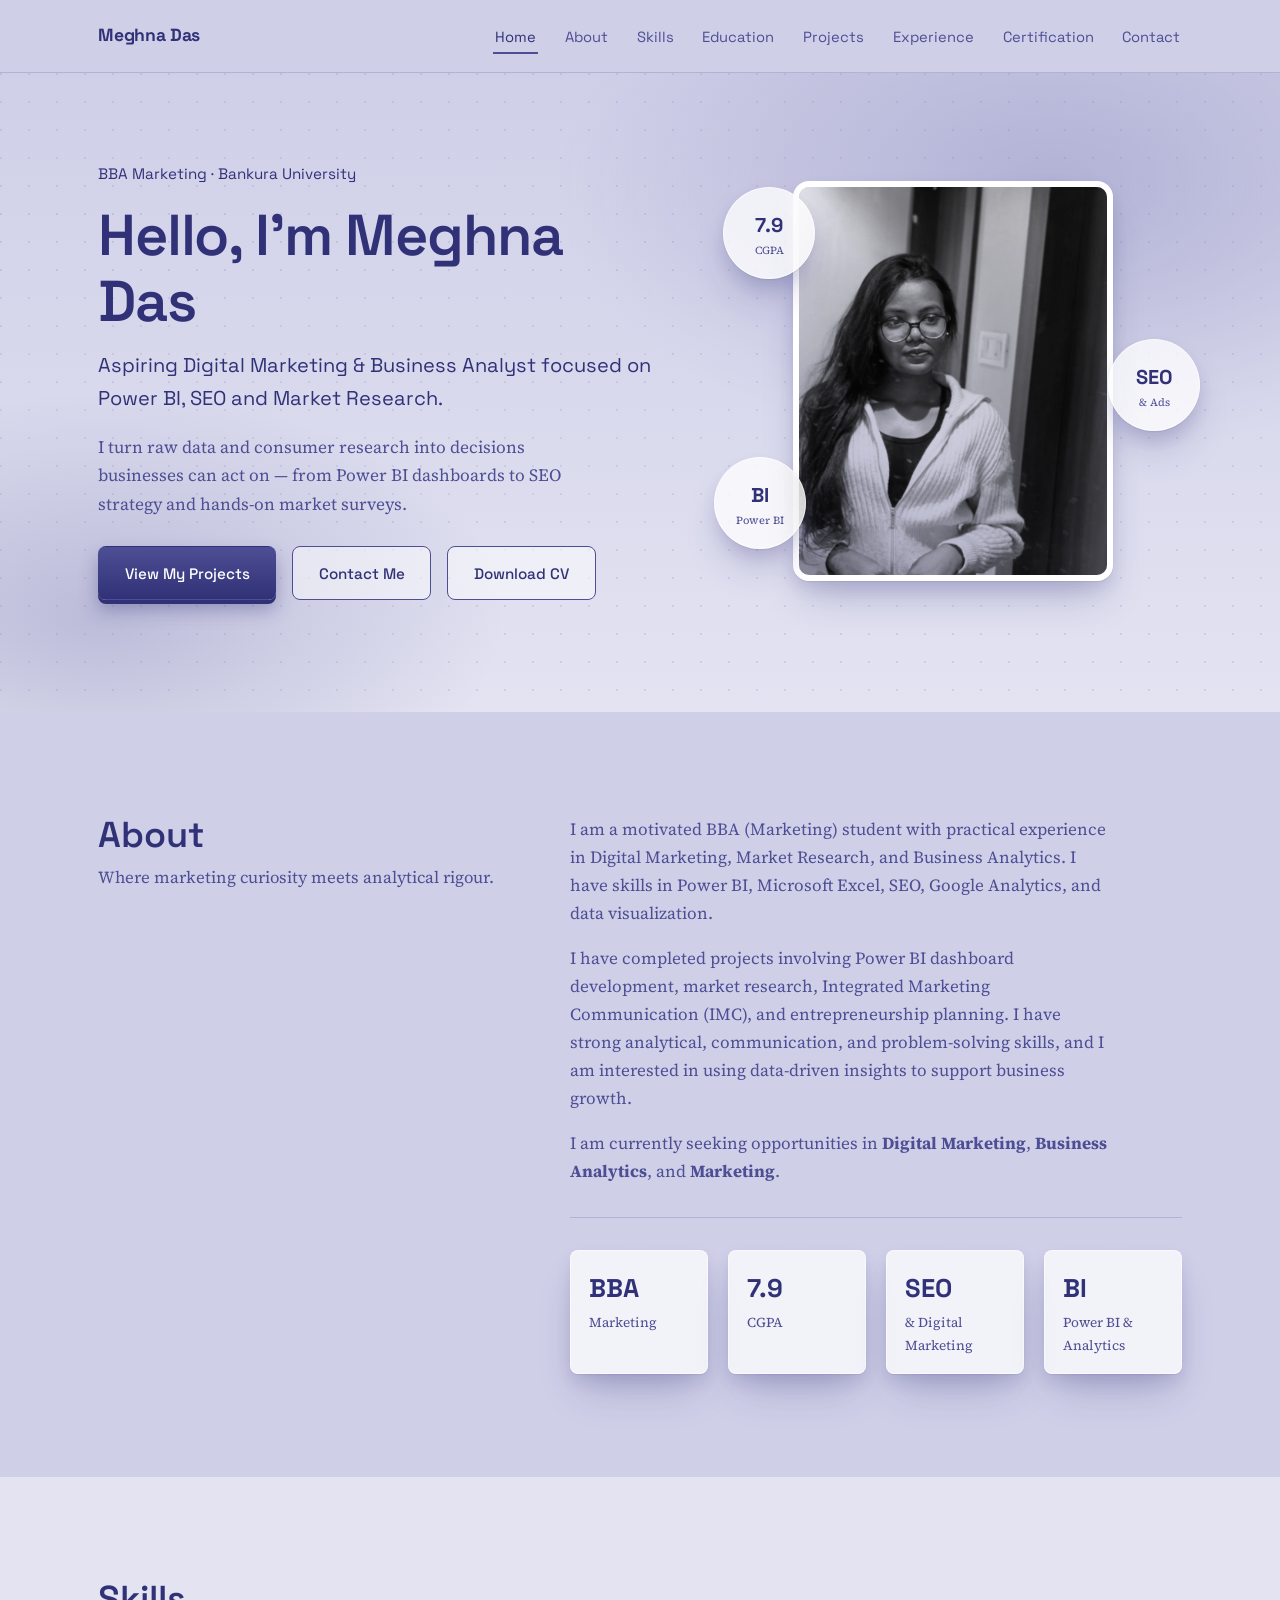
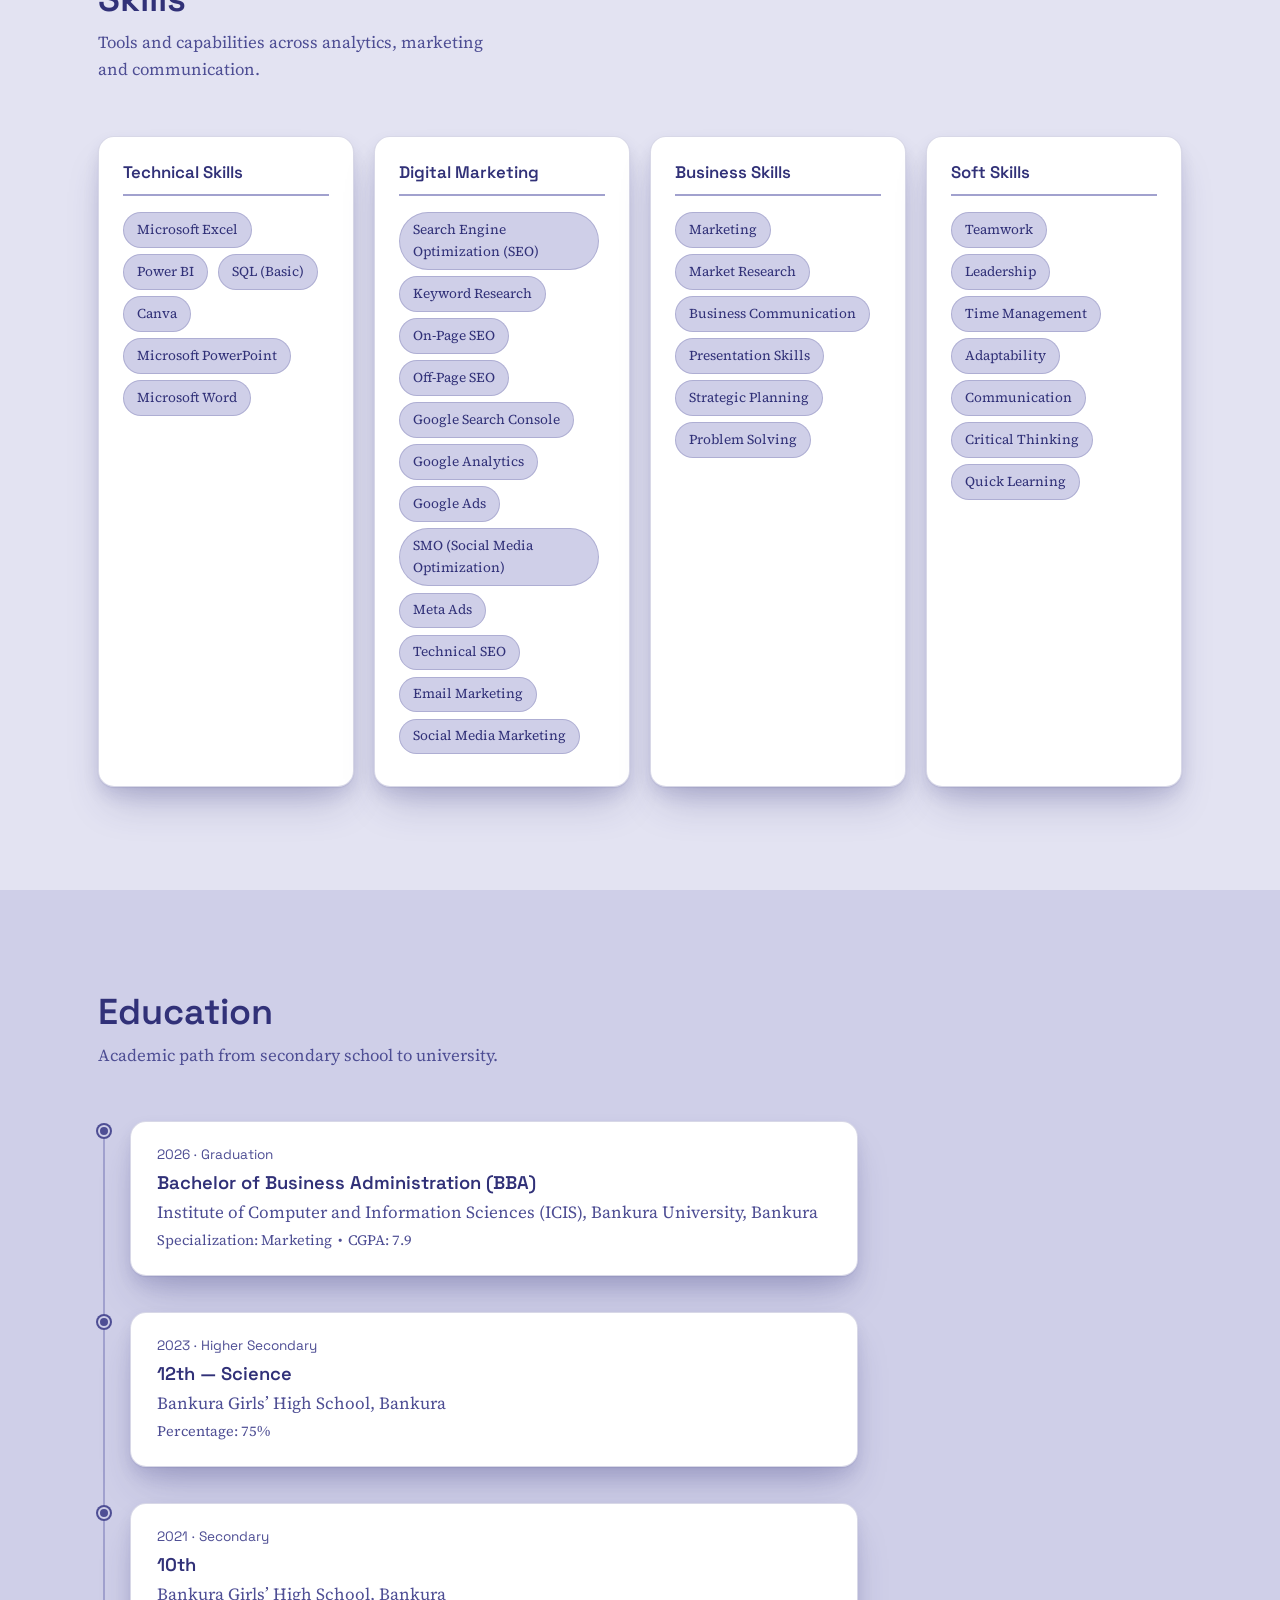
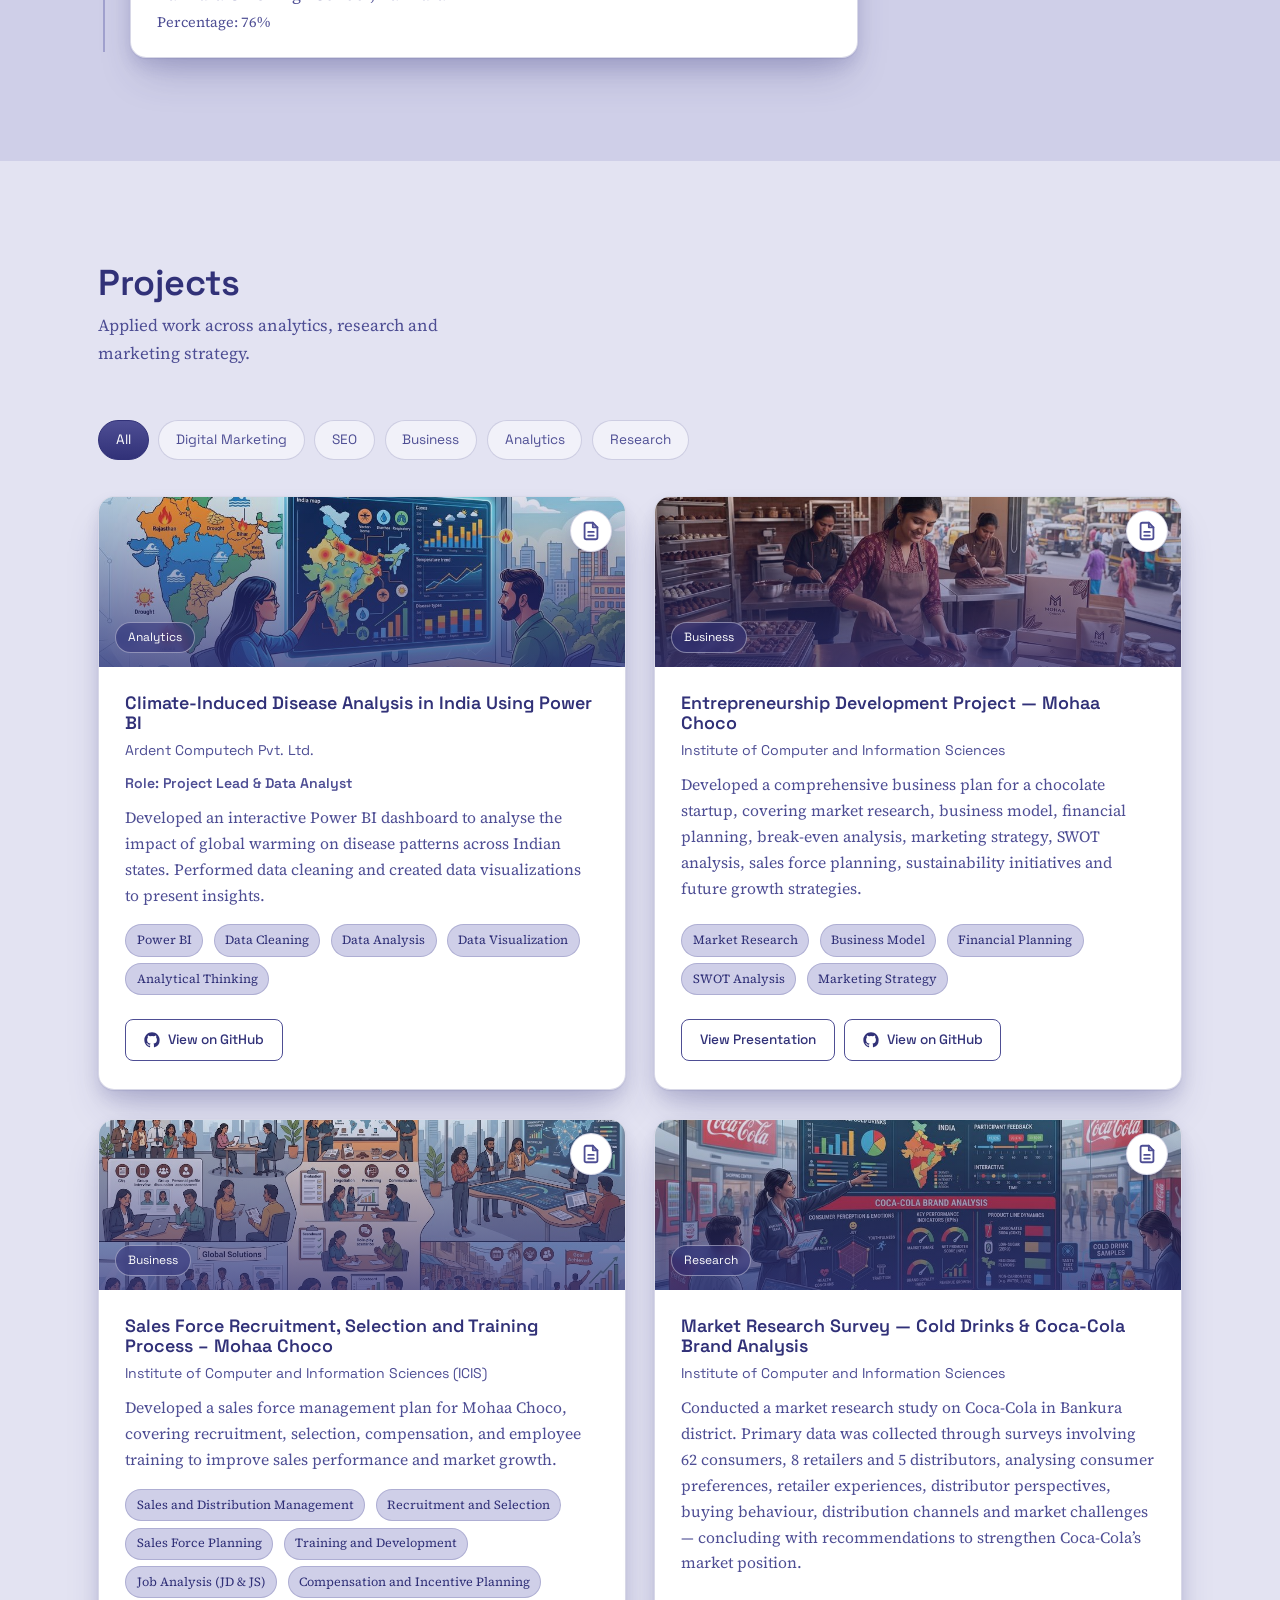
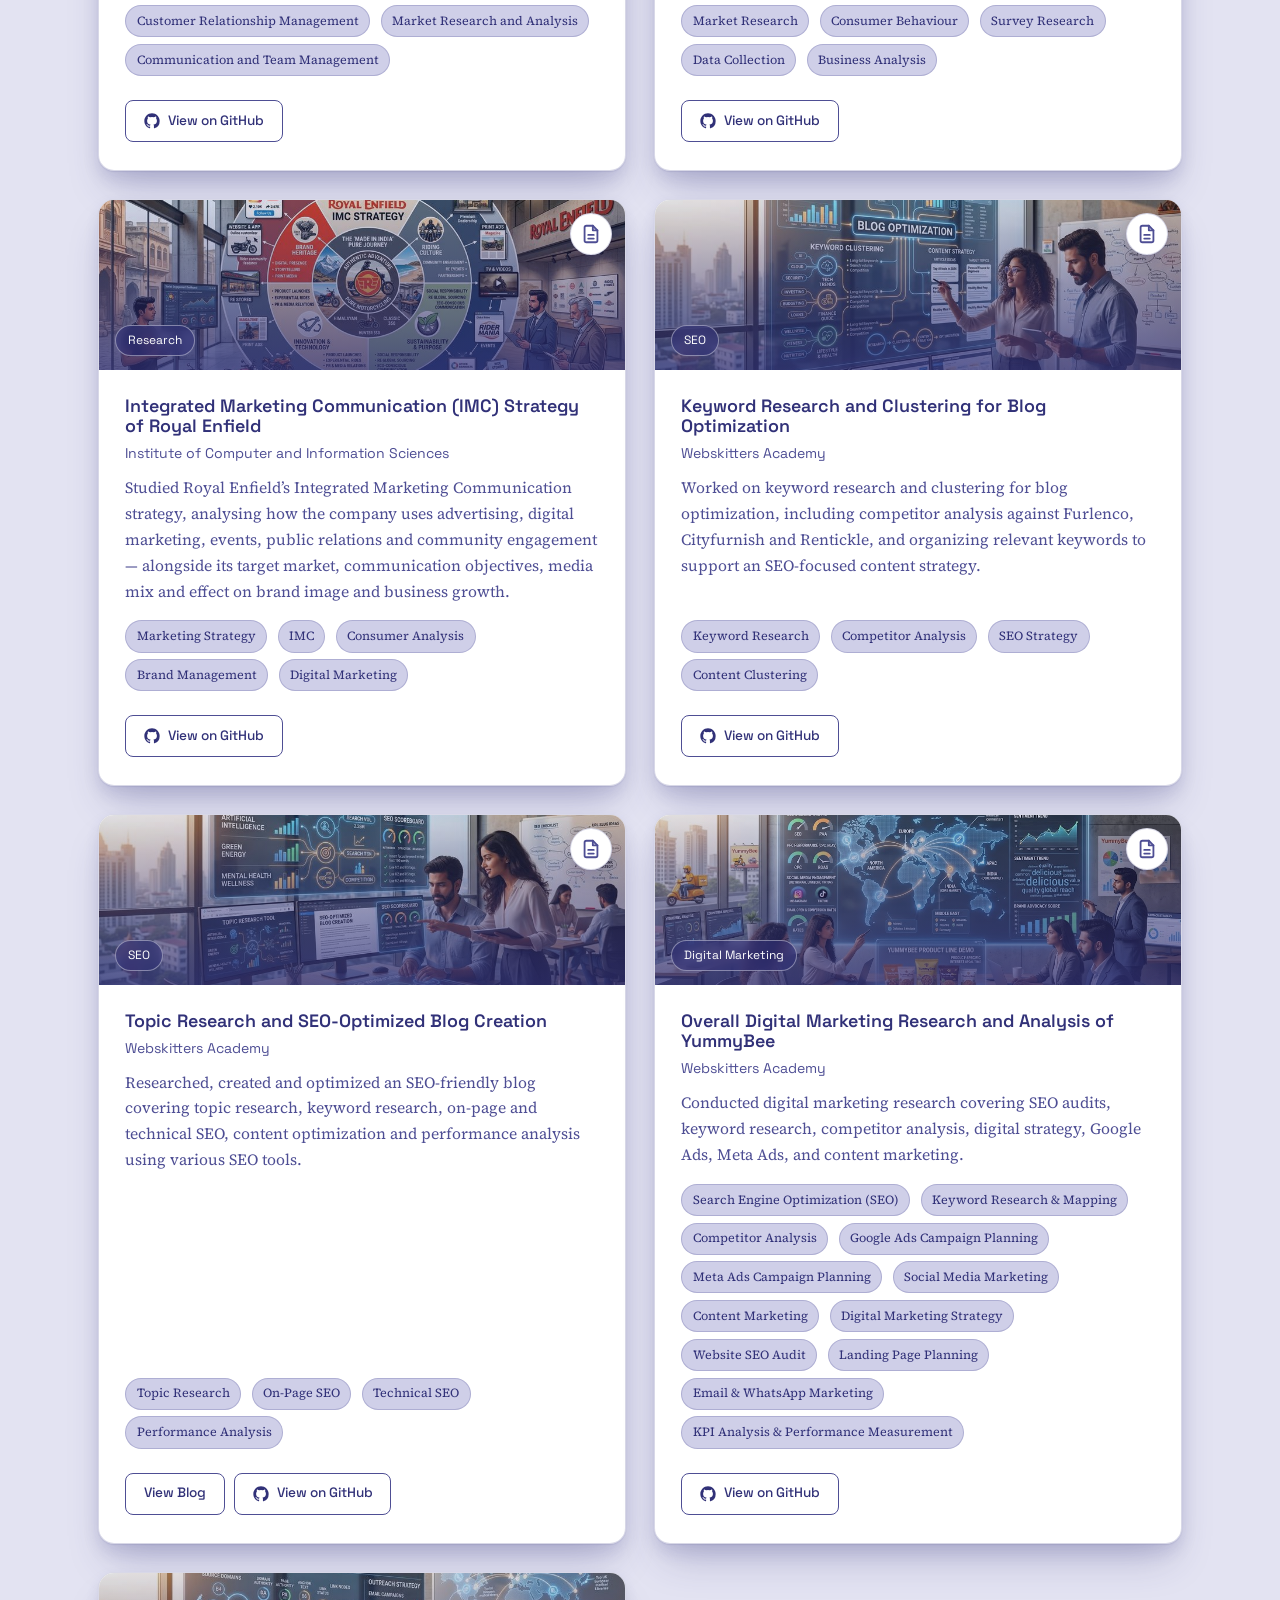
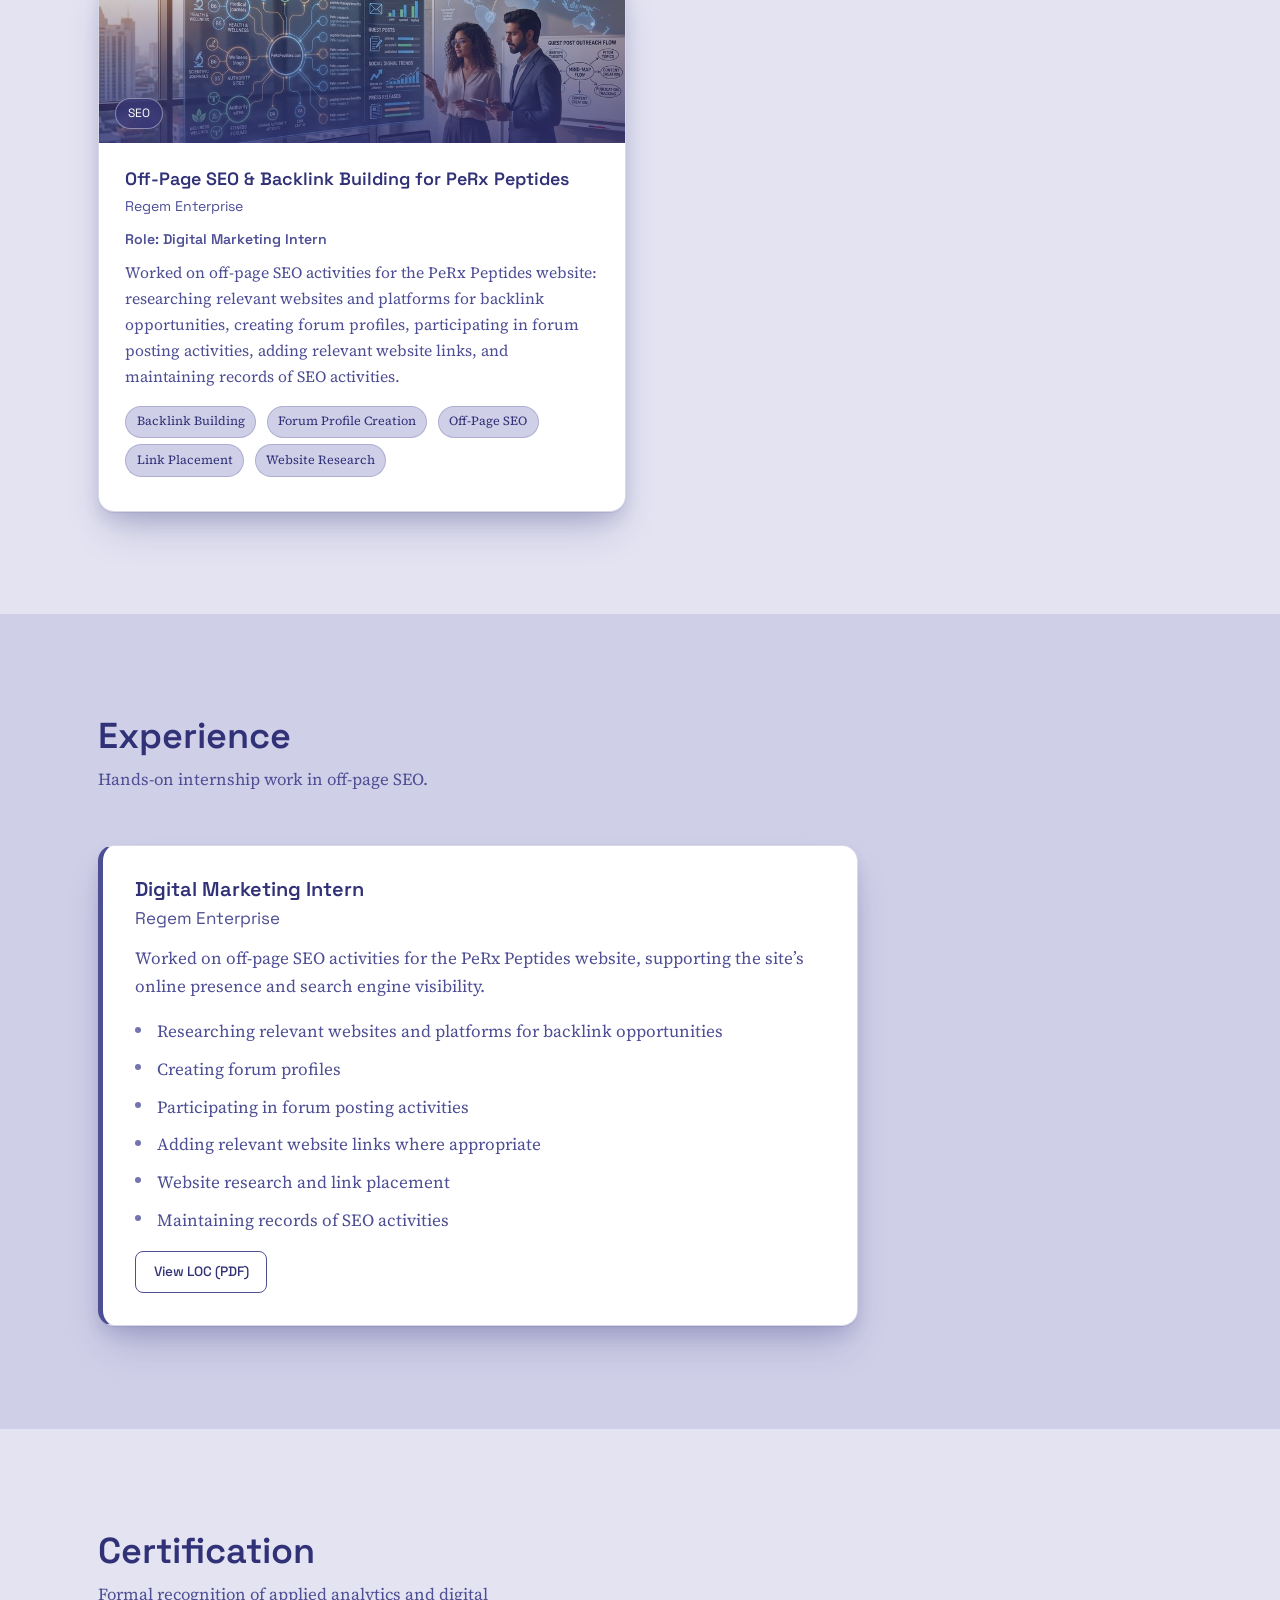
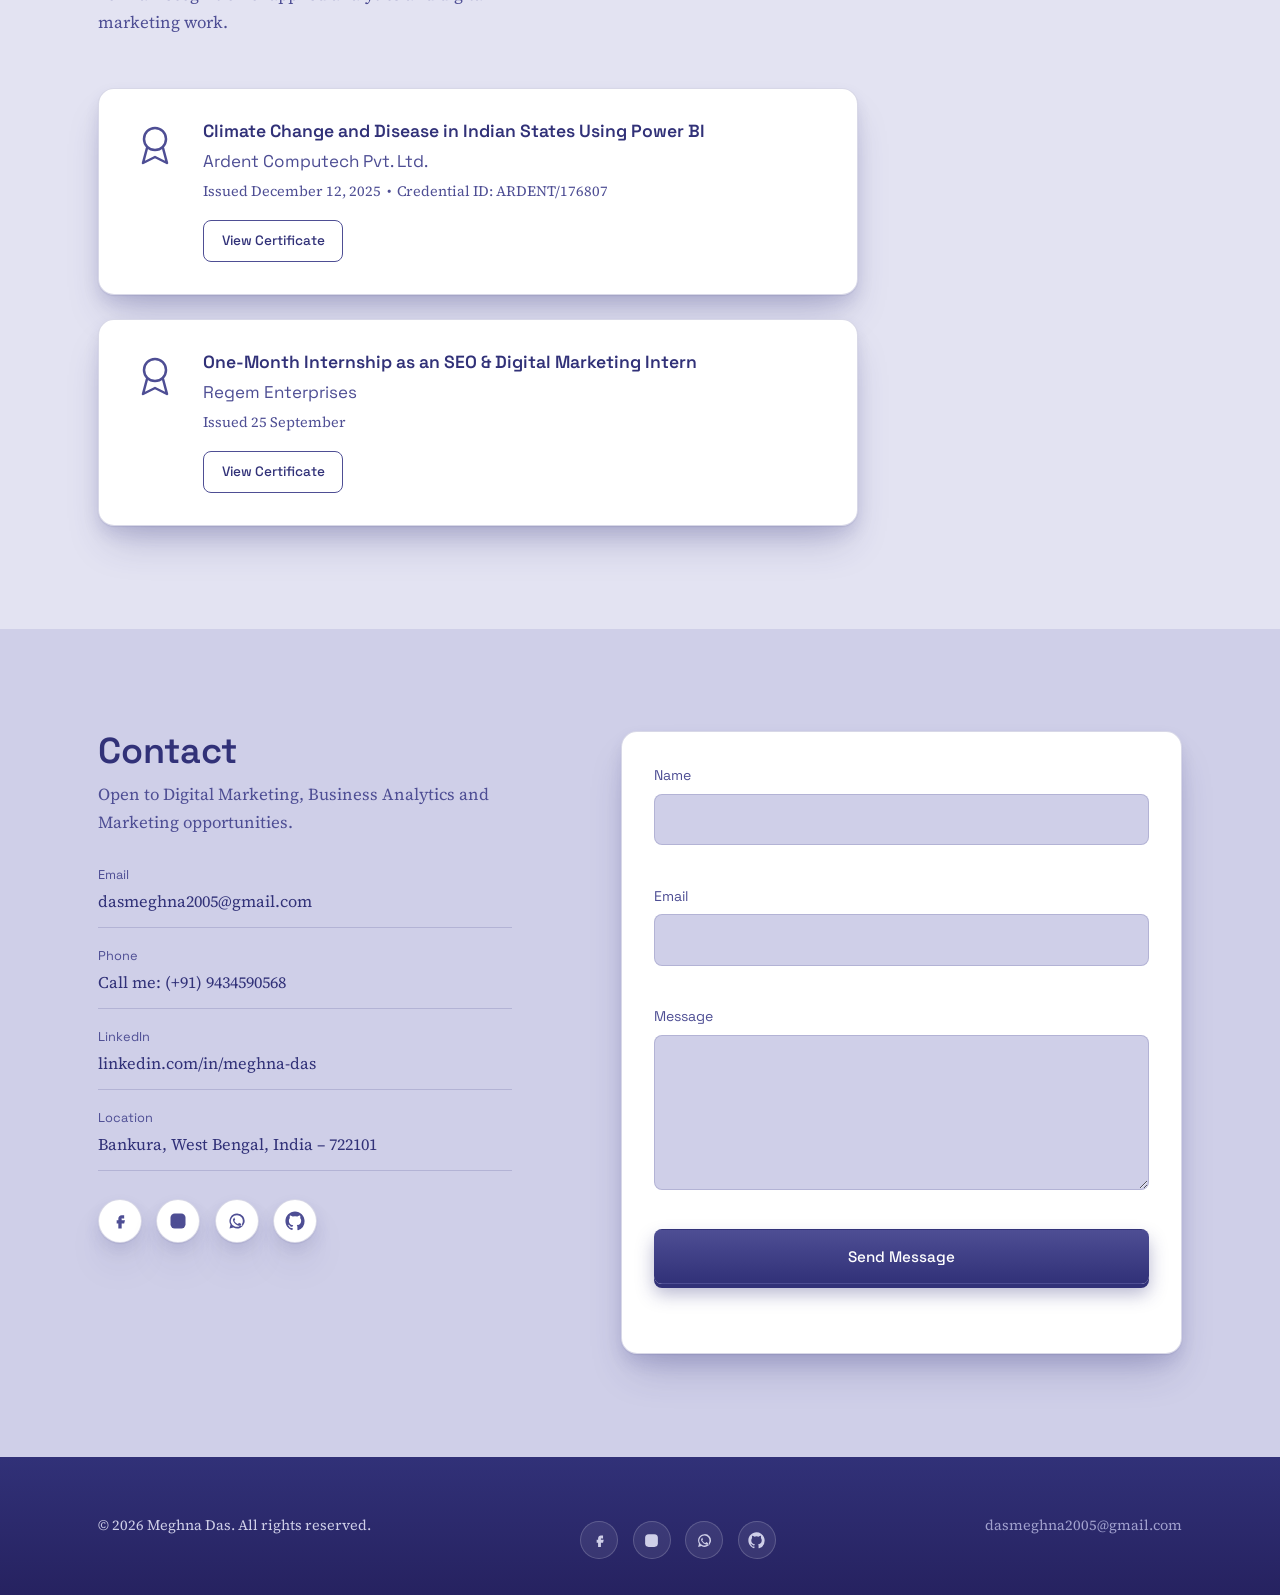
<file: index.html>
<!DOCTYPE html>
<html lang="en">
<head>
  <meta charset="UTF-8">
  <meta name="viewport" content="width=device-width, initial-scale=1.0">
  <title>Meghna Das | Digital Marketing &amp; Business Analytics Portfolio</title>
  <meta name="description" content="Professional portfolio of Meghna Das, a BBA Marketing student with skills in Digital Marketing, SEO, Power BI, Market Research and Business Analytics.">
  <link rel="preconnect" href="https://fonts.googleapis.com">
  <link rel="preconnect" href="https://fonts.gstatic.com" crossorigin>
  <link href="https://fonts.googleapis.com/css2?family=Space+Grotesk:wght@400;500;600;700&family=Source+Serif+4:ital,opsz,wght@0,8..60,400;0,8..60,500;1,8..60,400&display=swap" rel="stylesheet">
  <link rel="stylesheet" href="style.css">
</head>
<body>

  <a class="skip-link" href="#main">Skip to content</a>

  <header class="site-header" id="site-header">
    <div class="header-inner">
      <a href="#home" class="logo">Meghna Das</a>

      <nav class="main-nav" id="main-nav" aria-label="Primary">
        <ul class="nav-list">
          <li><a href="#home" class="nav-link">Home</a></li>
          <li><a href="#about" class="nav-link">About</a></li>
          <li><a href="#skills" class="nav-link">Skills</a></li>
          <li><a href="#education" class="nav-link">Education</a></li>
          <li><a href="#projects" class="nav-link">Projects</a></li>
          <li><a href="#experience" class="nav-link">Experience</a></li>
          <li><a href="#certification" class="nav-link">Certification</a></li>
          <li><a href="#contact" class="nav-link">Contact</a></li>
        </ul>
      </nav>

      <button class="nav-toggle" id="nav-toggle" aria-expanded="false" aria-controls="main-nav" aria-label="Open menu">
        <span class="nav-toggle-bar"></span>
        <span class="nav-toggle-bar"></span>
        <span class="nav-toggle-bar"></span>
      </button>
    </div>
  </header>

  <main id="main">

    <!-- HERO -->
    <section class="hero" id="home">
      <div class="hero-bg" aria-hidden="true"></div>
      <div class="hero-inner">
        <div class="hero-copy">
          <p class="hero-eyebrow">BBA Marketing &middot; Bankura University</p>
          <h1 class="hero-heading">Hello, I&rsquo;m Meghna Das</h1>
          <p class="hero-role">Aspiring Digital Marketing &amp; Business Analyst focused on Power BI, SEO and Market Research.</p>
          <p class="hero-summary">
            I turn raw data and consumer research into decisions businesses can act on &mdash;
            from Power BI dashboards to SEO strategy and hands&#8209;on market surveys.
          </p>
          <div class="hero-actions">
            <a href="#projects" class="btn btn-primary">View My Projects</a>
            <a href="#contact" class="btn btn-ghost">Contact Me</a>
            <a href="Meghna_Das.pdf" class="btn btn-ghost" download>Download CV</a>
          </div>
        </div>

        <div class="hero-visual">
          <div class="photo-frame tilt-card" id="photo-frame">
            <img src="images/profile.jpg" alt="Portrait of Meghna Das" class="photo-img">
            <div class="photo-glow"></div>
          </div>

          <div class="floating-chip chip-cgpa tilt-card">
            <span class="chip-value">7.9</span>
            <span class="chip-label">CGPA</span>
          </div>
          <div class="floating-chip chip-bi tilt-card">
            <span class="chip-value">BI</span>
            <span class="chip-label">Power&nbsp;BI</span>
          </div>
          <div class="floating-chip chip-seo tilt-card">
            <span class="chip-value">SEO</span>
            <span class="chip-label">&amp; Ads</span>
          </div>
        </div>
      </div>
    </section>

    <!-- ABOUT -->
    <section class="section" id="about">
      <div class="section-inner about-grid">
        <div class="section-heading-block">
          <h2 class="section-heading">About</h2>
          <p class="section-lede">Where marketing curiosity meets analytical rigour.</p>
        </div>

        <div class="about-body">
          <p>
            I am a motivated BBA (Marketing) student with practical experience in Digital
            Marketing, Market Research, and Business Analytics. I have skills in Power BI,
            Microsoft Excel, SEO, Google Analytics, and data visualization.
          </p>
          <p>
            I have completed projects involving Power BI dashboard development, market
            research, Integrated Marketing Communication (IMC), and entrepreneurship
            planning. I have strong analytical, communication, and problem&#8209;solving
            skills, and I am interested in using data&#8209;driven insights to support
            business growth.
          </p>
          <p>
            I am currently seeking opportunities in <strong>Digital Marketing</strong>,
            <strong>Business Analytics</strong>, and <strong>Marketing</strong>.
          </p>

          <ul class="stat-row">
            <li class="stat tilt-card">
              <span class="stat-value">BBA</span>
              <span class="stat-label">Marketing</span>
            </li>
            <li class="stat tilt-card">
              <span class="stat-value">7.9</span>
              <span class="stat-label">CGPA</span>
            </li>
            <li class="stat tilt-card">
              <span class="stat-value">SEO</span>
              <span class="stat-label">&amp; Digital Marketing</span>
            </li>
            <li class="stat tilt-card">
              <span class="stat-value">BI</span>
              <span class="stat-label">Power BI &amp; Analytics</span>
            </li>
          </ul>
        </div>
      </div>
    </section>

    <!-- SKILLS -->
    <section class="section section-alt" id="skills">
      <div class="section-inner">
        <div class="section-heading-block">
          <h2 class="section-heading">Skills</h2>
          <p class="section-lede">Tools and capabilities across analytics, marketing and communication.</p>
        </div>

        <div class="skills-grid">
          <div class="skill-card tilt-card">
            <h3 class="skill-card-title">Technical Skills</h3>
            <ul class="tag-list">
              <li>Microsoft Excel</li>
              <li>Power BI</li>
              <li>SQL (Basic)</li>
              <li>Canva</li>
              <li>Microsoft PowerPoint</li>
              <li>Microsoft Word</li>
            </ul>
          </div>

          <div class="skill-card tilt-card">
            <h3 class="skill-card-title">Digital Marketing</h3>
            <ul class="tag-list">
              <li>Search Engine Optimization (SEO)</li>
              <li>Keyword Research</li>
              <li>On&#8209;Page SEO</li>
              <li>Off&#8209;Page SEO</li>
              <li>Google Search Console</li>
              <li>Google Analytics</li>
              <li>Google Ads</li>
              <li>SMO (Social Media Optimization)</li>
              <li>Meta Ads</li>
              <li>Technical SEO</li>
              <li>Email Marketing</li>
              <li>Social Media Marketing</li>
            </ul>
          </div>

          <div class="skill-card tilt-card">
            <h3 class="skill-card-title">Business Skills</h3>
            <ul class="tag-list">
              <li>Marketing</li>
              <li>Market Research</li>
              <li>Business Communication</li>
              <li>Presentation Skills</li>
              <li>Strategic Planning</li>
              <li>Problem Solving</li>
            </ul>
          </div>

          <div class="skill-card tilt-card">
            <h3 class="skill-card-title">Soft Skills</h3>
            <ul class="tag-list">
              <li>Teamwork</li>
              <li>Leadership</li>
              <li>Time Management</li>
              <li>Adaptability</li>
              <li>Communication</li>
              <li>Critical Thinking</li>
              <li>Quick Learning</li>
            </ul>
          </div>
        </div>
      </div>
    </section>

    <!-- EDUCATION -->
    <section class="section" id="education">
      <div class="section-inner">
        <div class="section-heading-block">
          <h2 class="section-heading">Education</h2>
          <p class="section-lede">Academic path from secondary school to university.</p>
        </div>

        <ol class="timeline">
          <li class="timeline-item">
            <div class="timeline-dot"></div>
            <div class="timeline-content tilt-card">
              <p class="timeline-year">2026 &middot; Graduation</p>
              <h3 class="timeline-title">Bachelor of Business Administration (BBA)</h3>
              <p class="timeline-org">Institute of Computer and Information Sciences (ICIS), Bankura University, Bankura</p>
              <p class="timeline-meta">Specialization: Marketing &nbsp;&bull;&nbsp; CGPA: 7.9</p>
            </div>
          </li>

          <li class="timeline-item">
            <div class="timeline-dot"></div>
            <div class="timeline-content tilt-card">
              <p class="timeline-year">2023 &middot; Higher Secondary</p>
              <h3 class="timeline-title">12th &mdash; Science</h3>
              <p class="timeline-org">Bankura Girls&rsquo; High School, Bankura</p>
              <p class="timeline-meta">Percentage: 75%</p>
            </div>
          </li>

          <li class="timeline-item">
            <div class="timeline-dot"></div>
            <div class="timeline-content tilt-card">
              <p class="timeline-year">2021 &middot; Secondary</p>
              <h3 class="timeline-title">10th</h3>
              <p class="timeline-org">Bankura Girls&rsquo; High School, Bankura</p>
              <p class="timeline-meta">Percentage: 76%</p>
            </div>
          </li>
        </ol>
      </div>
    </section>

    <!-- PROJECTS -->
    <section class="section section-alt" id="projects">
      <div class="section-inner">
        <div class="section-heading-block">
          <h2 class="section-heading">Projects</h2>
          <p class="section-lede">Applied work across analytics, research and marketing strategy.</p>
        </div>

        <div class="filter-bar" role="group" aria-label="Filter projects by category">
          <button class="filter-btn is-active" data-filter="all">All</button>
          <button class="filter-btn" data-filter="digital-marketing">Digital Marketing</button>
          <button class="filter-btn" data-filter="seo">SEO</button>
          <button class="filter-btn" data-filter="business">Business</button>
          <button class="filter-btn" data-filter="analytics">Analytics</button>
          <button class="filter-btn" data-filter="research">Research</button>
        </div>

        <div class="project-grid" id="project-grid">

          <article class="project-card tilt-card" data-category="analytics">
            <a class="project-pdf-link" href="Power_BI_project.pdf" target="_blank" rel="noopener noreferrer" aria-label="View project PDF: Climate-Induced Disease Analysis in India Using Power BI" title="View project PDF">
              <svg viewBox="0 0 24 24" aria-hidden="true"><path d="M14 3H7a2 2 0 0 0-2 2v14a2 2 0 0 0 2 2h10a2 2 0 0 0 2-2V8l-5-5Z"/><path d="M14 3v5h5"/><path d="M9 13h6M9 17h6"/></svg>
            </a>
            <div class="project-media" style="background-image:url('images/project-disease-analysis.jpg')">
              <span class="project-media-tag">Analytics</span>
            </div>
            <div class="project-body">
              <div class="project-card-head">
                <h3 class="project-title">Climate-Induced Disease Analysis in India Using Power BI</h3>
                <p class="project-org">Ardent Computech Pvt. Ltd.</p>
              </div>
              <p class="project-role">Role: Project Lead &amp; Data Analyst</p>
              <p class="project-desc">
                Developed an interactive Power BI dashboard to analyse the impact of global
                warming on disease patterns across Indian states. Performed data cleaning
                and created data visualizations to present insights.
              </p>
              <ul class="tag-list tag-list-compact">
                <li>Power BI</li>
                <li>Data Cleaning</li>
                <li>Data Analysis</li>
                <li>Data Visualization</li>
                <li>Analytical Thinking</li>
              </ul>
              <div class="project-actions">
                <a class="btn btn-small btn-github" href="https://github.com/dasmeghna2005-hub/marketing_management_projects/blob/main/Power_BI_project.pdf" target="_blank" rel="noopener noreferrer"><svg viewBox="0 0 24 24" aria-hidden="true"><path d="M12 .5C5.65.5.5 5.65.5 12c0 5.08 3.29 9.38 7.86 10.9.58.1.79-.25.79-.56v-2c-3.2.7-3.87-1.37-3.87-1.37-.52-1.33-1.28-1.69-1.28-1.69-1.04-.71.08-.7.08-.7 1.15.08 1.76 1.18 1.76 1.18 1.03 1.76 2.69 1.25 3.35.96.1-.74.4-1.25.73-1.54-2.55-.29-5.24-1.28-5.24-5.68 0-1.25.45-2.28 1.18-3.08-.12-.29-.51-1.46.11-3.04 0 0 .97-.31 3.17 1.18a11 11 0 0 1 5.77 0c2.2-1.49 3.17-1.18 3.17-1.18.63 1.58.23 2.75.11 3.04.74.8 1.18 1.83 1.18 3.08 0 4.41-2.69 5.38-5.25 5.67.41.36.78 1.06.78 2.14v3.17c0 .31.21.67.8.56A11.5 11.5 0 0 0 23.5 12C23.5 5.65 18.35.5 12 .5Z"/></svg> View on GitHub</a>
              </div>
            </div>
          </article>

          <article class="project-card tilt-card" data-category="business research">
            <a class="project-pdf-link" href="Entrepreneurship.pdf" target="_blank" rel="noopener noreferrer" aria-label="View project PDF: Entrepreneurship Development Project - Mohaa Choco" title="View project PDF">
              <svg viewBox="0 0 24 24" aria-hidden="true"><path d="M14 3H7a2 2 0 0 0-2 2v14a2 2 0 0 0 2 2h10a2 2 0 0 0 2-2V8l-5-5Z"/><path d="M14 3v5h5"/><path d="M9 13h6M9 17h6"/></svg>
            </a>
            <div class="project-media" style="background-image:url('images/project-mohaa-choco.jpg')">
              <span class="project-media-tag">Business</span>
            </div>
            <div class="project-body">
              <div class="project-card-head">
                <h3 class="project-title">Entrepreneurship Development Project &mdash; Mohaa Choco</h3>
                <p class="project-org">Institute of Computer and Information Sciences</p>
              </div>
              <p class="project-desc">
                Developed a comprehensive business plan for a chocolate startup, covering
                market research, business model, financial planning, break&#8209;even
                analysis, marketing strategy, SWOT analysis, sales force planning,
                sustainability initiatives and future growth strategies.
              </p>
              <ul class="tag-list tag-list-compact">
                <li>Market Research</li>
                <li>Business Model</li>
                <li>Financial Planning</li>
                <li>SWOT Analysis</li>
                <li>Marketing Strategy</li>
              </ul>
              <div class="project-actions">
                <a class="btn btn-small" href="Entrepreneurship_Presentation.pdf" target="_blank" rel="noopener noreferrer">View Presentation</a>
                <a class="btn btn-small btn-github" href="https://github.com/dasmeghna2005-hub/marketing_management_projects/blob/main/Entrepreneurship.pdf" target="_blank" rel="noopener noreferrer"><svg viewBox="0 0 24 24" aria-hidden="true"><path d="M12 .5C5.65.5.5 5.65.5 12c0 5.08 3.29 9.38 7.86 10.9.58.1.79-.25.79-.56v-2c-3.2.7-3.87-1.37-3.87-1.37-.52-1.33-1.28-1.69-1.28-1.69-1.04-.71.08-.7.08-.7 1.15.08 1.76 1.18 1.76 1.18 1.03 1.76 2.69 1.25 3.35.96.1-.74.4-1.25.73-1.54-2.55-.29-5.24-1.28-5.24-5.68 0-1.25.45-2.28 1.18-3.08-.12-.29-.51-1.46.11-3.04 0 0 .97-.31 3.17 1.18a11 11 0 0 1 5.77 0c2.2-1.49 3.17-1.18 3.17-1.18.63 1.58.23 2.75.11 3.04.74.8 1.18 1.83 1.18 3.08 0 4.41-2.69 5.38-5.25 5.67.41.36.78 1.06.78 2.14v3.17c0 .31.21.67.8.56A11.5 11.5 0 0 0 23.5 12C23.5 5.65 18.35.5 12 .5Z"/></svg> View on GitHub</a>
              </div>
            </div>
          </article>

          <article class="project-card tilt-card" data-category="business">
            <a class="project-pdf-link" href="Sales_and_distribution_management_Mohaa_choco.pdf" target="_blank" rel="noopener noreferrer" aria-label="View project PDF: Sales Force Recruitment, Selection and Training Process - Mohaa Choco" title="View project PDF">
              <svg viewBox="0 0 24 24" aria-hidden="true"><path d="M14 3H7a2 2 0 0 0-2 2v14a2 2 0 0 0 2 2h10a2 2 0 0 0 2-2V8l-5-5Z"/><path d="M14 3v5h5"/><path d="M9 13h6M9 17h6"/></svg>
            </a>
            <div class="project-media" style="background-image:url('images/project-sales-force.jpg')">
              <span class="project-media-tag">Business</span>
            </div>
            <div class="project-body">
              <div class="project-card-head">
                <h3 class="project-title">Sales Force Recruitment, Selection and Training Process &ndash; Mohaa Choco</h3>
                <p class="project-org">Institute of Computer and Information Sciences (ICIS)</p>
              </div>
              <p class="project-desc">
                Developed a sales force management plan for Mohaa Choco, covering recruitment, selection, compensation, and employee training to improve sales performance and market growth.
              </p>
              <ul class="tag-list tag-list-compact">
                <li>Sales and Distribution Management</li>
                <li>Recruitment and Selection</li>
                <li>Sales Force Planning</li>
                <li>Training and Development</li>
                <li>Job Analysis (JD &amp; JS)</li>
                <li>Compensation and Incentive Planning</li>
                <li>Customer Relationship Management</li>
                <li>Market Research and Analysis</li>
                <li>Communication and Team Management</li>
              </ul>
              <div class="project-actions">
                <a class="btn btn-small btn-github" href="https://github.com/dasmeghna2005-hub/marketing_management_projects/blob/main/Sales_and_distribution_management_Mohaa_choco.pdf" target="_blank" rel="noopener noreferrer"><svg viewBox="0 0 24 24" aria-hidden="true"><path d="M12 .5C5.65.5.5 5.65.5 12c0 5.08 3.29 9.38 7.86 10.9.58.1.79-.25.79-.56v-2c-3.2.7-3.87-1.37-3.87-1.37-.52-1.33-1.28-1.69-1.28-1.69-1.04-.71.08-.7.08-.7 1.15.08 1.76 1.18 1.76 1.18 1.03 1.76 2.69 1.25 3.35.96.1-.74.4-1.25.73-1.54-2.55-.29-5.24-1.28-5.24-5.68 0-1.25.45-2.28 1.18-3.08-.12-.29-.51-1.46.11-3.04 0 0 .97-.31 3.17 1.18a11 11 0 0 1 5.77 0c2.2-1.49 3.17-1.18 3.17-1.18.63 1.58.23 2.75.11 3.04.74.8 1.18 1.83 1.18 3.08 0 4.41-2.69 5.38-5.25 5.67.41.36.78 1.06.78 2.14v3.17c0 .31.21.67.8.56A11.5 11.5 0 0 0 23.5 12C23.5 5.65 18.35.5 12 .5Z"/></svg> View on GitHub</a>
              </div>
            </div>
          </article>

          <article class="project-card tilt-card" data-category="research">
            <a class="project-pdf-link" href="Budiness_research_methodology.pdf" target="_blank" rel="noopener noreferrer" aria-label="View project PDF: Market Research Survey - Cold Drinks - Coca-Cola Brand Analysis" title="View project PDF">
              <svg viewBox="0 0 24 24" aria-hidden="true"><path d="M14 3H7a2 2 0 0 0-2 2v14a2 2 0 0 0 2 2h10a2 2 0 0 0 2-2V8l-5-5Z"/><path d="M14 3v5h5"/><path d="M9 13h6M9 17h6"/></svg>
            </a>
            <div class="project-media" style="background-image:url('images/project-cocacola-research.jpg')">
              <span class="project-media-tag">Research</span>
            </div>
            <div class="project-body">
              <div class="project-card-head">
                <h3 class="project-title">Market Research Survey &mdash; Cold Drinks &amp; Coca&#8209;Cola Brand Analysis</h3>
                <p class="project-org">Institute of Computer and Information Sciences</p>
              </div>
              <p class="project-desc">
                Conducted a market research study on Coca&#8209;Cola in Bankura district.
                Primary data was collected through surveys involving 62 consumers, 8
                retailers and 5 distributors, analysing consumer preferences, retailer
                experiences, distributor perspectives, buying behaviour, distribution
                channels and market challenges &mdash; concluding with recommendations to
                strengthen Coca&#8209;Cola&rsquo;s market position.
              </p>
              <ul class="tag-list tag-list-compact">
                <li>Market Research</li>
                <li>Consumer Behaviour</li>
                <li>Survey Research</li>
                <li>Data Collection</li>
                <li>Business Analysis</li>
              </ul>
              <div class="project-actions">
                <a class="btn btn-small btn-github" href="https://github.com/dasmeghna2005-hub/marketing_management_projects/blob/main/Budiness_research_methodology.pdf" target="_blank" rel="noopener noreferrer"><svg viewBox="0 0 24 24" aria-hidden="true"><path d="M12 .5C5.65.5.5 5.65.5 12c0 5.08 3.29 9.38 7.86 10.9.58.1.79-.25.79-.56v-2c-3.2.7-3.87-1.37-3.87-1.37-.52-1.33-1.28-1.69-1.28-1.69-1.04-.71.08-.7.08-.7 1.15.08 1.76 1.18 1.76 1.18 1.03 1.76 2.69 1.25 3.35.96.1-.74.4-1.25.73-1.54-2.55-.29-5.24-1.28-5.24-5.68 0-1.25.45-2.28 1.18-3.08-.12-.29-.51-1.46.11-3.04 0 0 .97-.31 3.17 1.18a11 11 0 0 1 5.77 0c2.2-1.49 3.17-1.18 3.17-1.18.63 1.58.23 2.75.11 3.04.74.8 1.18 1.83 1.18 3.08 0 4.41-2.69 5.38-5.25 5.67.41.36.78 1.06.78 2.14v3.17c0 .31.21.67.8.56A11.5 11.5 0 0 0 23.5 12C23.5 5.65 18.35.5 12 .5Z"/></svg> View on GitHub</a>
              </div>
            </div>
          </article>

          <article class="project-card tilt-card" data-category="research">
            <a class="project-pdf-link" href="Integrated_marketing_communication.pdf" target="_blank" rel="noopener noreferrer" aria-label="View project PDF: Integrated Marketing Communication (IMC) Strategy of Royal Enfield" title="View project PDF">
              <svg viewBox="0 0 24 24" aria-hidden="true"><path d="M14 3H7a2 2 0 0 0-2 2v14a2 2 0 0 0 2 2h10a2 2 0 0 0 2-2V8l-5-5Z"/><path d="M14 3v5h5"/><path d="M9 13h6M9 17h6"/></svg>
            </a>
            <div class="project-media" style="background-image:url('images/project-royal-enfield.jpg')">
              <span class="project-media-tag">Research</span>
            </div>
            <div class="project-body">
              <div class="project-card-head">
                <h3 class="project-title">Integrated Marketing Communication (IMC) Strategy of Royal Enfield</h3>
                <p class="project-org">Institute of Computer and Information Sciences</p>
              </div>
              <p class="project-desc">
                Studied Royal Enfield&rsquo;s Integrated Marketing Communication strategy,
                analysing how the company uses advertising, digital marketing, events,
                public relations and community engagement &mdash; alongside its target
                market, communication objectives, media mix and effect on brand image and
                business growth.
              </p>
              <ul class="tag-list tag-list-compact">
                <li>Marketing Strategy</li>
                <li>IMC</li>
                <li>Consumer Analysis</li>
                <li>Brand Management</li>
                <li>Digital Marketing</li>
              </ul>
              <div class="project-actions">
                <a class="btn btn-small btn-github" href="https://github.com/dasmeghna2005-hub/marketing_management_projects/blob/main/Integrated_marketing_communication.pdf" target="_blank" rel="noopener noreferrer"><svg viewBox="0 0 24 24" aria-hidden="true"><path d="M12 .5C5.65.5.5 5.65.5 12c0 5.08 3.29 9.38 7.86 10.9.58.1.79-.25.79-.56v-2c-3.2.7-3.87-1.37-3.87-1.37-.52-1.33-1.28-1.69-1.28-1.69-1.04-.71.08-.7.08-.7 1.15.08 1.76 1.18 1.76 1.18 1.03 1.76 2.69 1.25 3.35.96.1-.74.4-1.25.73-1.54-2.55-.29-5.24-1.28-5.24-5.68 0-1.25.45-2.28 1.18-3.08-.12-.29-.51-1.46.11-3.04 0 0 .97-.31 3.17 1.18a11 11 0 0 1 5.77 0c2.2-1.49 3.17-1.18 3.17-1.18.63 1.58.23 2.75.11 3.04.74.8 1.18 1.83 1.18 3.08 0 4.41-2.69 5.38-5.25 5.67.41.36.78 1.06.78 2.14v3.17c0 .31.21.67.8.56A11.5 11.5 0 0 0 23.5 12C23.5 5.65 18.35.5 12 .5Z"/></svg> View on GitHub</a>
              </div>
            </div>
          </article>

          <article class="project-card tilt-card" data-category="seo digital-marketing">
            <a class="project-pdf-link" href="Module1_KeywordResearch_%5BMeghna%20Das%5D_%5BWA-522-ARSI-IT-DIMAWIAI-APR-2026-1%5D.pdf" target="_blank" rel="noopener noreferrer" aria-label="View project PDF: Keyword Research and Clustering for Blog Optimization" title="View project PDF">
              <svg viewBox="0 0 24 24" aria-hidden="true"><path d="M14 3H7a2 2 0 0 0-2 2v14a2 2 0 0 0 2 2h10a2 2 0 0 0 2-2V8l-5-5Z"/><path d="M14 3v5h5"/><path d="M9 13h6M9 17h6"/></svg>
            </a>
            <div class="project-media" style="background-image:url('images/project-keyword-research.jpg')">
              <span class="project-media-tag">SEO</span>
            </div>
            <div class="project-body">
              <div class="project-card-head">
                <h3 class="project-title">Keyword Research and Clustering for Blog Optimization</h3>
                <p class="project-org">Webskitters Academy</p>
              </div>
              <p class="project-desc">
                Worked on keyword research and clustering for blog optimization, including
                competitor analysis against Furlenco, Cityfurnish and Rentickle, and
                organizing relevant keywords to support an SEO&#8209;focused content
                strategy.
              </p>
              <ul class="tag-list tag-list-compact">
                <li>Keyword Research</li>
                <li>Competitor Analysis</li>
                <li>SEO Strategy</li>
                <li>Content Clustering</li>
              </ul>
              <div class="project-actions">
                <a class="btn btn-small btn-github" href="https://github.com/dasmeghna2005-hub/digital_marketing_projects/blob/main/Module1_KeywordResearch_[Meghna%20Das]_[WA-522-ARSI-IT-DIMAWIAI-APR-2026-1].pdf" target="_blank" rel="noopener noreferrer"><svg viewBox="0 0 24 24" aria-hidden="true"><path d="M12 .5C5.65.5.5 5.65.5 12c0 5.08 3.29 9.38 7.86 10.9.58.1.79-.25.79-.56v-2c-3.2.7-3.87-1.37-3.87-1.37-.52-1.33-1.28-1.69-1.28-1.69-1.04-.71.08-.7.08-.7 1.15.08 1.76 1.18 1.76 1.18 1.03 1.76 2.69 1.25 3.35.96.1-.74.4-1.25.73-1.54-2.55-.29-5.24-1.28-5.24-5.68 0-1.25.45-2.28 1.18-3.08-.12-.29-.51-1.46.11-3.04 0 0 .97-.31 3.17 1.18a11 11 0 0 1 5.77 0c2.2-1.49 3.17-1.18 3.17-1.18.63 1.58.23 2.75.11 3.04.74.8 1.18 1.83 1.18 3.08 0 4.41-2.69 5.38-5.25 5.67.41.36.78 1.06.78 2.14v3.17c0 .31.21.67.8.56A11.5 11.5 0 0 0 23.5 12C23.5 5.65 18.35.5 12 .5Z"/></svg> View on GitHub</a>
              </div>
            </div>
          </article>

          <article class="project-card tilt-card" data-category="seo digital-marketing">
            <a class="project-pdf-link" href="Module2_OnPageSEO_%5BMEGHNA%20DAS%5D_%5BWA-522-ARSI-IT-DIMAWIAI-APR-2026-1%5D.pdf" target="_blank" rel="noopener noreferrer" aria-label="View project PDF: Topic Research and SEO-Optimized Blog Creation" title="View project PDF">
              <svg viewBox="0 0 24 24" aria-hidden="true"><path d="M14 3H7a2 2 0 0 0-2 2v14a2 2 0 0 0 2 2h10a2 2 0 0 0 2-2V8l-5-5Z"/><path d="M14 3v5h5"/><path d="M9 13h6M9 17h6"/></svg>
            </a>
            <div class="project-media" style="background-image:url('images/project-seo-blog.jpg')">
              <span class="project-media-tag">SEO</span>
            </div>
            <div class="project-body">
              <div class="project-card-head">
                <h3 class="project-title">Topic Research and SEO&#8209;Optimized Blog Creation</h3>
                <p class="project-org">Webskitters Academy</p>
              </div>
              <p class="project-desc">
                Researched, created and optimized an SEO&#8209;friendly blog covering topic
                research, keyword research, on&#8209;page and technical SEO, content
                optimization and performance analysis using various SEO tools.
              </p>
              <ul class="tag-list tag-list-compact">
                <li>Topic Research</li>
                <li>On&#8209;Page SEO</li>
                <li>Technical SEO</li>
                <li>Performance Analysis</li>
              </ul>
              <div class="project-actions">
                <a class="btn btn-small" href="https://www.bloggercap.info/amazing-reasons-why-all-junk-food-can-make-people-happy/" target="_blank" rel="noopener noreferrer">View Blog</a>
                <a class="btn btn-small btn-github" href="https://github.com/dasmeghna2005-hub/digital_marketing_projects/blob/main/Module2_OnPageSEO_[MEGHNA%20DAS]_[WA-522-ARSI-IT-DIMAWIAI-APR-2026-1].pdf" target="_blank" rel="noopener noreferrer"><svg viewBox="0 0 24 24" aria-hidden="true"><path d="M12 .5C5.65.5.5 5.65.5 12c0 5.08 3.29 9.38 7.86 10.9.58.1.79-.25.79-.56v-2c-3.2.7-3.87-1.37-3.87-1.37-.52-1.33-1.28-1.69-1.28-1.69-1.04-.71.08-.7.08-.7 1.15.08 1.76 1.18 1.76 1.18 1.03 1.76 2.69 1.25 3.35.96.1-.74.4-1.25.73-1.54-2.55-.29-5.24-1.28-5.24-5.68 0-1.25.45-2.28 1.18-3.08-.12-.29-.51-1.46.11-3.04 0 0 .97-.31 3.17 1.18a11 11 0 0 1 5.77 0c2.2-1.49 3.17-1.18 3.17-1.18.63 1.58.23 2.75.11 3.04.74.8 1.18 1.83 1.18 3.08 0 4.41-2.69 5.38-5.25 5.67.41.36.78 1.06.78 2.14v3.17c0 .31.21.67.8.56A11.5 11.5 0 0 0 23.5 12C23.5 5.65 18.35.5 12 .5Z"/></svg> View on GitHub</a>
              </div>
            </div>
          </article>

          <article class="project-card tilt-card" data-category="digital-marketing seo">
            <a class="project-pdf-link" href="Module3_Final%20assignment%5BMeghna%20Das%5D_%5BWA-522-ARSI-IT-DIMAWIAI-APR-2026-1%5D.pdf" target="_blank" rel="noopener noreferrer" aria-label="View project PDF: Overall Digital Marketing Research and Analysis of YummyBee" title="View project PDF">
              <svg viewBox="0 0 24 24" aria-hidden="true"><path d="M14 3H7a2 2 0 0 0-2 2v14a2 2 0 0 0 2 2h10a2 2 0 0 0 2-2V8l-5-5Z"/><path d="M14 3v5h5"/><path d="M9 13h6M9 17h6"/></svg>
            </a>
            <div class="project-media" style="background-image:url('images/project-yummybee.jpg')">
              <span class="project-media-tag">Digital Marketing</span>
            </div>
            <div class="project-body">
              <div class="project-card-head">
                <h3 class="project-title">Overall Digital Marketing Research and Analysis of YummyBee</h3>
                <p class="project-org">Webskitters Academy</p>
              </div>
              <p class="project-desc">
                Conducted digital marketing research covering SEO audits, keyword research, competitor analysis, digital strategy, Google Ads, Meta Ads, and content marketing.
              </p>
              <ul class="tag-list tag-list-compact">
                <li>Search Engine Optimization (SEO)</li>
                <li>Keyword Research &amp; Mapping</li>
                <li>Competitor Analysis</li>
                <li>Google Ads Campaign Planning</li>
                <li>Meta Ads Campaign Planning</li>
                <li>Social Media Marketing</li>
                <li>Content Marketing</li>
                <li>Digital Marketing Strategy</li>
                <li>Website SEO Audit</li>
                <li>Landing Page Planning</li>
                <li>Email &amp; WhatsApp Marketing</li>
                <li>KPI Analysis &amp; Performance Measurement</li>
              </ul>
              <div class="project-actions">
                <a class="btn btn-small btn-github" href="https://github.com/dasmeghna2005-hub/digital_marketing_projects/blob/main/Module3_Final%20assignment[Meghna%20Das]_[WA-522-ARSI-IT-DIMAWIAI-APR-2026-1].pdf" target="_blank" rel="noopener noreferrer"><svg viewBox="0 0 24 24" aria-hidden="true"><path d="M12 .5C5.65.5.5 5.65.5 12c0 5.08 3.29 9.38 7.86 10.9.58.1.79-.25.79-.56v-2c-3.2.7-3.87-1.37-3.87-1.37-.52-1.33-1.28-1.69-1.28-1.69-1.04-.71.08-.7.08-.7 1.15.08 1.76 1.18 1.76 1.18 1.03 1.76 2.69 1.25 3.35.96.1-.74.4-1.25.73-1.54-2.55-.29-5.24-1.28-5.24-5.68 0-1.25.45-2.28 1.18-3.08-.12-.29-.51-1.46.11-3.04 0 0 .97-.31 3.17 1.18a11 11 0 0 1 5.77 0c2.2-1.49 3.17-1.18 3.17-1.18.63 1.58.23 2.75.11 3.04.74.8 1.18 1.83 1.18 3.08 0 4.41-2.69 5.38-5.25 5.67.41.36.78 1.06.78 2.14v3.17c0 .31.21.67.8.56A11.5 11.5 0 0 0 23.5 12C23.5 5.65 18.35.5 12 .5Z"/></svg> View on GitHub</a>
              </div>
            </div>
          </article>

          <article class="project-card tilt-card" data-category="seo digital-marketing">
            <div class="project-media" style="background-image:url('images/project-backlink-seo.jpg')">
              <span class="project-media-tag">SEO</span>
            </div>
            <div class="project-body">
              <div class="project-card-head">
                <h3 class="project-title">Off&#8209;Page SEO &amp; Backlink Building for PeRx Peptides</h3>
                <p class="project-org">Regem Enterprise</p>
              </div>
              <p class="project-role">Role: Digital Marketing Intern</p>
              <p class="project-desc">
                Worked on off&#8209;page SEO activities for the PeRx Peptides website:
                researching relevant websites and platforms for backlink opportunities,
                creating forum profiles, participating in forum posting activities, adding
                relevant website links, and maintaining records of SEO activities.
              </p>
              <ul class="tag-list tag-list-compact">
                <li>Backlink Building</li>
                <li>Forum Profile Creation</li>
                <li>Off&#8209;Page SEO</li>
                <li>Link Placement</li>
                <li>Website Research</li>
              </ul>
            </div>
          </article>

        </div>

        <p class="filter-empty" id="filter-empty" hidden>No projects in this category yet.</p>
      </div>
    </section>

    <!-- EXPERIENCE -->
    <section class="section" id="experience">
      <div class="section-inner">
        <div class="section-heading-block">
          <h2 class="section-heading">Experience</h2>
          <p class="section-lede">Hands-on internship work in off-page SEO.</p>
        </div>

        <div class="experience-card tilt-card">
          <div class="experience-head">
            <h3 class="experience-role">Digital Marketing Intern</h3>
            <p class="experience-org">Regem Enterprise</p>
          </div>
          <p class="experience-desc">
            Worked on off&#8209;page SEO activities for the PeRx Peptides website,
            supporting the site&rsquo;s online presence and search engine visibility.
          </p>
          <ul class="responsibility-list">
            <li>Researching relevant websites and platforms for backlink opportunities</li>
            <li>Creating forum profiles</li>
            <li>Participating in forum posting activities</li>
            <li>Adding relevant website links where appropriate</li>
            <li>Website research and link placement</li>
            <li>Maintaining records of SEO activities</li>
          </ul>
          <a class="btn btn-small" href="LOC_Meghna.pdf" target="_blank" rel="noopener noreferrer">View LOC (PDF)</a>
        </div>
      </div>
    </section>

    <!-- CERTIFICATION -->
    <section class="section section-alt" id="certification">
      <div class="section-inner">
        <div class="section-heading-block">
          <h2 class="section-heading">Certification</h2>
          <p class="section-lede">Formal recognition of applied analytics and digital marketing work.</p>
        </div>

        <div class="cert-list">
          <div class="cert-card tilt-card">
          <div class="cert-icon" aria-hidden="true">
            <svg viewBox="0 0 48 48">
              <circle cx="24" cy="18" r="11"></circle>
              <path d="M16 27 12 42 24 36 36 42 32 27"></path>
            </svg>
          </div>
            <div class="cert-body">
              <h3 class="cert-title">Climate Change and Disease in Indian States Using Power BI</h3>
              <p class="cert-org">Ardent Computech Pvt. Ltd.</p>
              <p class="cert-meta">Issued December 12, 2025 &nbsp;&bull;&nbsp; Credential ID: ARDENT/176807</p>
              <a class="btn btn-small" href="POWER_BI.pdf" target="_blank" rel="noopener noreferrer">View Certificate</a>
            </div>
          </div>

          <div class="cert-card tilt-card">
          <div class="cert-icon" aria-hidden="true">
            <svg viewBox="0 0 48 48">
              <circle cx="24" cy="18" r="11"></circle>
              <path d="M16 27 12 42 24 36 36 42 32 27"></path>
            </svg>
          </div>
            <div class="cert-body">
              <h3 class="cert-title">One-Month Internship as an SEO &amp; Digital Marketing Intern</h3>
              <p class="cert-org">Regem Enterprises</p>
              <p class="cert-meta">Issued 25 September</p>
              <a class="btn btn-small" href="meghna_das_regem_enterprises.pdf" target="_blank" rel="noopener noreferrer">View Certificate</a>
            </div>
          </div>
        </div>
      </div>
    </section>

    <!-- CONTACT -->
    <section class="section" id="contact">
      <div class="section-inner contact-grid">
        <div class="section-heading-block">
          <h2 class="section-heading">Contact</h2>
          <p class="section-lede">Open to Digital Marketing, Business Analytics and Marketing opportunities.</p>

          <ul class="contact-list">
            <li>
              <span class="contact-label">Email</span>
              <a href="mailto:dasmeghna2005@gmail.com" class="contact-value">dasmeghna2005@gmail.com</a>
            </li>
            <li>
              <span class="contact-label">Phone</span>
              <a href="tel:+919434590568" class="contact-value">Call me: (+91) 9434590568</a>
            </li>
            <li>
              <span class="contact-label">LinkedIn</span>
              <a href="https://www.linkedin.com/in/meghna-das-76664a294/?isSelfProfile=false" class="contact-value" target="_blank" rel="noopener noreferrer">linkedin.com/in/meghna-das</a>
            </li>
            <li>
              <span class="contact-label">Location</span>
              <span class="contact-value">Bankura, West Bengal, India &ndash; 722101</span>
            </li>
          </ul>

          <div class="social-row">
            <a href="https://www.facebook.com/share/1Hm2ivGVFL/" class="social-icon" target="_blank" rel="noopener noreferrer" aria-label="Meghna Das on Facebook">
              <svg viewBox="0 0 24 24"><path d="M14 9h3V5h-3c-2.2 0-4 1.8-4 4v2H8v4h2v6h4v-6h3l1-4h-4V9c0-.6.4-1 1-1z"/></svg>
            </a>
            <a href="https://www.instagram.com/me_gh_na99?stkn=MXIzeDhoOTM5cWVhaw==" class="social-icon" target="_blank" rel="noopener noreferrer" aria-label="Meghna Das on Instagram">
              <svg viewBox="0 0 24 24"><rect x="3" y="3" width="18" height="18" rx="5"/><circle cx="12" cy="12" r="4" fill="none" stroke="currentColor" stroke-width="2"/><circle cx="17.5" cy="6.5" r="1.2"/></svg>
            </a>
            <a href="https://wa.me/qr/HH4C52EVTXAMJ1" class="social-icon" target="_blank" rel="noopener noreferrer" aria-label="Meghna Das on WhatsApp">
              <svg viewBox="0 0 24 24"><path d="M12 3a9 9 0 0 0-7.8 13.5L3 21l4.7-1.2A9 9 0 1 0 12 3Zm0 2a7 7 0 0 1 6.1 10.4l-.2.4.6 2.2-2.3-.6-.4.2A7 7 0 1 1 12 5Zm-3.2 3.4c-.2 0-.5 0-.7.3-.2.3-.9.9-.9 2.1s.9 2.4 1 2.6c.2.2 1.7 2.7 4.2 3.7 2 .8 2.4.7 2.9.6.4-.1 1.4-.6 1.6-1.1.2-.5.2-1 .1-1.1-.1-.1-.3-.2-.6-.4-.3-.1-1.4-.7-1.6-.8-.2-.1-.4-.1-.6.1-.2.3-.6.8-.8 1-.1.2-.3.2-.6.1-.3-.1-1.2-.5-2.3-1.4-.9-.8-1.4-1.7-1.6-2-.2-.3 0-.5.1-.6l.4-.5c.1-.2.2-.3.3-.5.1-.2 0-.4 0-.5-.1-.1-.6-1.5-.8-2-.2-.5-.4-.4-.6-.4Z"/></svg>
            </a>
            <a href="https://github.com/dasmeghna2005-hub" class="social-icon" target="_blank" rel="noopener noreferrer" aria-label="Meghna Das on GitHub">
              <svg viewBox="0 0 24 24" aria-hidden="true"><path d="M12 .5C5.65.5.5 5.65.5 12c0 5.08 3.29 9.38 7.86 10.9.58.1.79-.25.79-.56v-2c-3.2.7-3.87-1.37-3.87-1.37-.52-1.33-1.28-1.69-1.28-1.69-1.04-.71.08-.7.08-.7 1.15.08 1.76 1.18 1.76 1.18 1.03 1.76 2.69 1.25 3.35.96.1-.74.4-1.25.73-1.54-2.55-.29-5.24-1.28-5.24-5.68 0-1.25.45-2.28 1.18-3.08-.12-.29-.51-1.46.11-3.04 0 0 .97-.31 3.17 1.18a11 11 0 0 1 5.77 0c2.2-1.49 3.17-1.18 3.17-1.18.63 1.58.23 2.75.11 3.04.74.8 1.18 1.83 1.18 3.08 0 4.41-2.69 5.38-5.25 5.67.41.36.78 1.06.78 2.14v3.17c0 .31.21.67.8.56A11.5 11.5 0 0 0 23.5 12C23.5 5.65 18.35.5 12 .5Z"/></svg>
            </a>
          </div>
        </div>

        <form class="contact-form tilt-card" id="contact-form" novalidate>
          <div class="form-field">
            <label for="name">Name</label>
            <input type="text" id="name" name="name" autocomplete="name" required>
            <span class="form-error" id="name-error"></span>
          </div>

          <div class="form-field">
            <label for="email">Email</label>
            <input type="email" id="email" name="email" autocomplete="email" required>
            <span class="form-error" id="email-error"></span>
          </div>

          <div class="form-field">
            <label for="message">Message</label>
            <textarea id="message" name="message" rows="5" required></textarea>
            <span class="form-error" id="message-error"></span>
          </div>

          <button type="submit" class="btn btn-primary btn-full">Send Message</button>
          <p class="form-status" id="form-status" role="status" aria-live="polite"></p>
        </form>
      </div>
    </section>

  </main>

  <footer class="site-footer">
    <div class="footer-inner">
      <p>&copy; <span id="year"></span> Meghna Das. All rights reserved.</p>

      <div class="social-row social-row-footer">
        <a href="https://www.facebook.com/share/1Hm2ivGVFL/" class="social-icon" target="_blank" rel="noopener noreferrer" aria-label="Meghna Das on Facebook">
          <svg viewBox="0 0 24 24"><path d="M14 9h3V5h-3c-2.2 0-4 1.8-4 4v2H8v4h2v6h4v-6h3l1-4h-4V9c0-.6.4-1 1-1z"/></svg>
        </a>
        <a href="https://www.instagram.com/me_gh_na99?stkn=MXIzeDhoOTM5cWVhaw==" class="social-icon" target="_blank" rel="noopener noreferrer" aria-label="Meghna Das on Instagram">
          <svg viewBox="0 0 24 24"><rect x="3" y="3" width="18" height="18" rx="5"/><circle cx="12" cy="12" r="4" fill="none" stroke="currentColor" stroke-width="2"/><circle cx="17.5" cy="6.5" r="1.2"/></svg>
        </a>
        <a href="https://wa.me/qr/HH4C52EVTXAMJ1" class="social-icon" target="_blank" rel="noopener noreferrer" aria-label="Meghna Das on WhatsApp">
          <svg viewBox="0 0 24 24"><path d="M12 3a9 9 0 0 0-7.8 13.5L3 21l4.7-1.2A9 9 0 1 0 12 3Zm0 2a7 7 0 0 1 6.1 10.4l-.2.4.6 2.2-2.3-.6-.4.2A7 7 0 1 1 12 5Zm-3.2 3.4c-.2 0-.5 0-.7.3-.2.3-.9.9-.9 2.1s.9 2.4 1 2.6c.2.2 1.7 2.7 4.2 3.7 2 .8 2.4.7 2.9.6.4-.1 1.4-.6 1.6-1.1.2-.5.2-1 .1-1.1-.1-.1-.3-.2-.6-.4-.3-.1-1.4-.7-1.6-.8-.2-.1-.4-.1-.6.1-.2.3-.6.8-.8 1-.1.2-.3.2-.6.1-.3-.1-1.2-.5-2.3-1.4-.9-.8-1.4-1.7-1.6-2-.2-.3 0-.5.1-.6l.4-.5c.1-.2.2-.3.3-.5.1-.2 0-.4 0-.5-.1-.1-.6-1.5-.8-2-.2-.5-.4-.4-.6-.4Z"/></svg>
        </a>
            <a href="https://github.com/dasmeghna2005-hub" class="social-icon" target="_blank" rel="noopener noreferrer" aria-label="Meghna Das on GitHub">
              <svg viewBox="0 0 24 24" aria-hidden="true"><path d="M12 .5C5.65.5.5 5.65.5 12c0 5.08 3.29 9.38 7.86 10.9.58.1.79-.25.79-.56v-2c-3.2.7-3.87-1.37-3.87-1.37-.52-1.33-1.28-1.69-1.28-1.69-1.04-.71.08-.7.08-.7 1.15.08 1.76 1.18 1.76 1.18 1.03 1.76 2.69 1.25 3.35.96.1-.74.4-1.25.73-1.54-2.55-.29-5.24-1.28-5.24-5.68 0-1.25.45-2.28 1.18-3.08-.12-.29-.51-1.46.11-3.04 0 0 .97-.31 3.17 1.18a11 11 0 0 1 5.77 0c2.2-1.49 3.17-1.18 3.17-1.18.63 1.58.23 2.75.11 3.04.74.8 1.18 1.83 1.18 3.08 0 4.41-2.69 5.38-5.25 5.67.41.36.78 1.06.78 2.14v3.17c0 .31.21.67.8.56A11.5 11.5 0 0 0 23.5 12C23.5 5.65 18.35.5 12 .5Z"/></svg>
            </a>
      </div>

      <a href="mailto:dasmeghna2005@gmail.com" class="footer-email">dasmeghna2005@gmail.com</a>
    </div>
  </footer>

  <button class="back-to-top" id="back-to-top" aria-label="Back to top">
    <svg viewBox="0 0 24 24" aria-hidden="true"><path d="M12 5l-7 7h4v7h6v-7h4z"></path></svg>
  </button>

  <script src="script.js"></script>
</body>
</html>
</file>
<file: style.css>
/* ==========================================================================
   Meghna Das — Portfolio
   Design tokens — purple palette, 3D depth theme
   ========================================================================== */

:root {
  /* Core palette (as specified) */
  --c1: #cfcfe8; /* lightest lavender */
  --c2: #a1a1ce; /* soft violet */
  --c3: #7474b0; /* mid violet */
  --c4: #4e4e94; /* strong violet */
  --c5: #313178; /* deepest indigo */
  --white: #ffffff;

  /* Roles */
  --color-bg: var(--c1);
  --color-bg-alt: #e3e3f2;
  --color-surface: rgba(255, 255, 255, 0.72);
  --color-surface-solid: var(--white);
  --color-ink: var(--c5);
  --color-ink-soft: var(--c4);
  --color-line: rgba(78, 78, 148, 0.22);
  --color-accent: var(--c4);
  --color-accent-dark: var(--c5);
  --color-accent-soft: var(--c2);

  /* Type */
  --font-display: "Space Grotesk", "Segoe UI", sans-serif;
  --font-body: "Source Serif 4", Georgia, serif;

  /* Layout */
  --max-width: 1180px;
  --gutter: clamp(1.5rem, 4vw, 3rem);
  --radius-sm: 8px;
  --radius-md: 16px;

  /* 3D shadow system — layered, purple-tinted */
  --shadow-card:
    0 1px 1px rgba(49, 49, 120, 0.10),
    0 8px 16px rgba(49, 49, 120, 0.12),
    0 24px 40px -12px rgba(49, 49, 120, 0.28);
  --shadow-card-hover:
    0 2px 4px rgba(49, 49, 120, 0.14),
    0 16px 28px rgba(49, 49, 120, 0.18),
    0 34px 60px -14px rgba(49, 49, 120, 0.38);
  --shadow-btn: 0 4px 0 var(--c5), 0 10px 18px rgba(49, 49, 120, 0.35);
  --shadow-btn-pressed: 0 1px 0 var(--c5), 0 4px 8px rgba(49, 49, 120, 0.3);

  /* Motion */
  --ease: cubic-bezier(0.22, 1, 0.36, 1);
}

@media (prefers-reduced-motion: reduce) {
  *, *::before, *::after {
    animation-duration: 0.001ms !important;
    animation-iteration-count: 1 !important;
    transition-duration: 0.001ms !important;
    scroll-behavior: auto !important;
  }
}

/* ==========================================================================
   Reset
   ========================================================================== */

*, *::before, *::after { box-sizing: border-box; }

html {
  scroll-behavior: smooth;
  scroll-padding-top: 88px;
}

body {
  margin: 0;
  background: var(--color-bg);
  color: var(--color-ink);
  font-family: var(--font-body);
  font-size: 1.0625rem;
  line-height: 1.65;
  -webkit-font-smoothing: antialiased;
}

h1, h2, h3, h4 {
  font-family: var(--font-display);
  color: var(--color-ink);
  line-height: 1.15;
  margin: 0;
  font-weight: 600;
}

p { margin: 0 0 1em; }
ul, ol { margin: 0; padding: 0; list-style: none; }
a { color: inherit; text-decoration: none; }
img { max-width: 100%; display: block; }
button { font: inherit; cursor: pointer; }

.skip-link {
  position: absolute;
  left: -999px;
  top: 0;
  background: var(--c5);
  color: var(--c1);
  padding: 0.75rem 1.25rem;
  z-index: 1000;
  border-radius: 0 0 var(--radius-sm) 0;
}
.skip-link:focus { left: 0; }

:focus-visible {
  outline: 2px solid var(--c4);
  outline-offset: 3px;
}

/* ==========================================================================
   3D tilt-card base (JS adds the live rotation via CSS custom properties)
   ========================================================================== */

.tilt-card {
  --rx: 0deg;
  --ry: 0deg;
  --tz: 0px;
  transform-style: preserve-3d;
  transform: perspective(900px) rotateX(var(--rx)) rotateY(var(--ry)) translateZ(var(--tz));
  transition: transform 0.4s var(--ease), box-shadow 0.4s var(--ease), opacity 0.6s var(--ease);
  will-change: transform;
}

.tilt-card.reveal-pending { opacity: 0; transform: perspective(900px) translateY(18px); }
.tilt-card.reveal-visible { opacity: 1; }

/* ==========================================================================
   Layout helpers
   ========================================================================== */

.section-inner,
.header-inner,
.footer-inner {
  max-width: var(--max-width);
  margin: 0 auto;
  padding-left: var(--gutter);
  padding-right: var(--gutter);
}

.section {
  padding: clamp(3.5rem, 8vw, 6.5rem) 0;
  position: relative;
}

.section-alt { background: var(--color-bg-alt); }

.section-heading-block {
  max-width: 46ch;
  margin-bottom: clamp(2rem, 5vw, 3.25rem);
}

.section-heading {
  font-size: clamp(1.75rem, 3vw, 2.25rem);
  margin-bottom: 0.5rem;
}

.section-lede {
  color: var(--color-ink-soft);
  font-size: 1.05rem;
  margin: 0;
}

/* ==========================================================================
   Buttons — beveled 3D style
   ========================================================================== */

.btn {
  display: inline-flex;
  align-items: center;
  justify-content: center;
  gap: 0.5rem;
  font-family: var(--font-display);
  font-weight: 500;
  font-size: 0.95rem;
  padding: 0.85rem 1.6rem;
  border-radius: var(--radius-sm);
  border: 1px solid transparent;
  transition: transform 0.15s var(--ease), background 0.2s var(--ease), border-color 0.2s var(--ease), color 0.2s var(--ease), box-shadow 0.15s var(--ease);
}

.btn-primary {
  background: linear-gradient(180deg, var(--c4), var(--c5));
  color: var(--white);
  box-shadow: var(--shadow-btn);
}
.btn-primary:hover { transform: translateY(-2px); }
.btn-primary:active {
  transform: translateY(2px);
  box-shadow: var(--shadow-btn-pressed);
}

.btn-ghost {
  background: rgba(255, 255, 255, 0.5);
  border-color: var(--c4);
  color: var(--c5);
  backdrop-filter: blur(4px);
}
.btn-ghost:hover { background: var(--c4); color: var(--white); transform: translateY(-2px); }

.btn-small {
  padding: 0.55rem 1.1rem;
  font-size: 0.85rem;
  background: transparent;
  border-color: var(--c4);
  color: var(--c5);
  margin-top: 1.1rem;
  box-shadow: none;
}
.btn-small:hover { background: var(--c4); color: var(--white); }

.btn-full { width: 100%; }

/* ==========================================================================
   Header / Nav
   ========================================================================== */

.site-header {
  position: sticky;
  top: 0;
  z-index: 100;
  background: rgba(207, 207, 232, 0.82);
  backdrop-filter: blur(10px);
  border-bottom: 1px solid var(--color-line);
}

.header-inner {
  display: flex;
  align-items: center;
  justify-content: space-between;
  height: 72px;
}

.logo {
  font-family: var(--font-display);
  font-weight: 700;
  font-size: 1.1rem;
  letter-spacing: -0.01em;
  color: var(--c5);
}

.nav-list {
  display: flex;
  gap: clamp(1rem, 2vw, 1.75rem);
}

.nav-link {
  font-family: var(--font-display);
  font-size: 0.92rem;
  color: var(--color-ink-soft);
  position: relative;
  padding: 0.35rem 0.1rem;
  transition: color 0.2s var(--ease);
}

.nav-link::after {
  content: "";
  position: absolute;
  left: 0;
  bottom: -2px;
  width: 100%;
  height: 2px;
  background: var(--c4);
  transform: scaleX(0);
  transform-origin: left;
  transition: transform 0.25s var(--ease);
}

.nav-link:hover,
.nav-link.is-active { color: var(--c5); }
.nav-link.is-active::after { transform: scaleX(1); }

.nav-toggle {
  display: none;
  flex-direction: column;
  gap: 5px;
  background: none;
  border: none;
  padding: 0.5rem;
}

.nav-toggle-bar {
  width: 22px;
  height: 2px;
  background: var(--c5);
  transition: transform 0.25s var(--ease), opacity 0.2s var(--ease);
}

.nav-toggle[aria-expanded="true"] .nav-toggle-bar:nth-child(1) { transform: translateY(7px) rotate(45deg); }
.nav-toggle[aria-expanded="true"] .nav-toggle-bar:nth-child(2) { opacity: 0; }
.nav-toggle[aria-expanded="true"] .nav-toggle-bar:nth-child(3) { transform: translateY(-7px) rotate(-45deg); }

/* ==========================================================================
   Hero
   ========================================================================== */

.hero {
  padding: clamp(3rem, 8vw, 5.5rem) 0 clamp(4rem, 10vw, 7rem);
  position: relative;
  overflow: hidden;
  background:
    radial-gradient(circle at 1px 1px, rgba(49, 49, 120, 0.10) 1px, transparent 0) 0 0/28px 28px,
    linear-gradient(180deg, var(--c1) 0%, var(--color-bg-alt) 100%);
}

.hero-bg {
  position: absolute;
  inset: 0;
  z-index: 0;
  background:
    radial-gradient(ellipse 55% 60% at 82% 18%, rgba(116, 116, 176, 0.35), transparent 70%),
    radial-gradient(ellipse 45% 50% at 8% 85%, rgba(78, 78, 148, 0.25), transparent 70%);
  pointer-events: none;
}

.hero-inner {
  position: relative;
  z-index: 1;
  max-width: var(--max-width);
  margin: 0 auto;
  padding: 0 var(--gutter);
  display: grid;
  grid-template-columns: 1.1fr 0.9fr;
  gap: clamp(2rem, 5vw, 4rem);
  align-items: center;
}

.hero-eyebrow {
  font-family: var(--font-display);
  color: var(--c5);
  font-size: 0.95rem;
  margin-bottom: 1rem;
  opacity: 0;
  animation: rise 0.6s var(--ease) forwards;
}

.hero-heading {
  font-size: clamp(2.4rem, 5.5vw, 3.6rem);
  letter-spacing: -0.02em;
  margin-bottom: 0.9rem;
  opacity: 0;
  animation: rise 0.6s var(--ease) 0.08s forwards;
}

.hero-role {
  font-family: var(--font-display);
  font-size: clamp(1.05rem, 1.6vw, 1.25rem);
  color: var(--c5);
  margin-bottom: 1.1rem;
  opacity: 0;
  animation: rise 0.6s var(--ease) 0.16s forwards;
}

.hero-summary {
  color: var(--color-ink-soft);
  max-width: 52ch;
  font-size: 1.08rem;
  margin-bottom: 1.75rem;
  opacity: 0;
  animation: rise 0.6s var(--ease) 0.24s forwards;
}

.hero-actions {
  display: flex;
  gap: 1rem;
  flex-wrap: wrap;
  opacity: 0;
  animation: rise 0.6s var(--ease) 0.32s forwards;
}

@keyframes rise {
  from { opacity: 0; transform: translateY(14px); }
  to { opacity: 1; transform: translateY(0); }
}

/* ------------------------- Hero visual: 3D photo + chips ------------------------- */

.hero-visual {
  position: relative;
  display: flex;
  align-items: center;
  justify-content: center;
  min-height: 420px;
  opacity: 0;
  animation: rise 0.7s var(--ease) 0.35s forwards;
}

.photo-frame {
  position: relative;
  width: min(320px, 78%);
  aspect-ratio: 4 / 5;
  border-radius: var(--radius-md);
  overflow: hidden;
  border: 6px solid var(--white);
  box-shadow: var(--shadow-card);
}

.photo-img {
  width: 100%;
  height: 100%;
  object-fit: cover;
  filter: saturate(0.92) contrast(1.02);
}

.photo-glow {
  position: absolute;
  inset: 0;
  background: linear-gradient(200deg, rgba(49, 49, 120, 0.05) 0%, rgba(49, 49, 120, 0.35) 100%);
  mix-blend-mode: multiply;
  pointer-events: none;
}

.floating-chip {
  position: absolute;
  display: flex;
  flex-direction: column;
  align-items: center;
  justify-content: center;
  gap: 0.15rem;
  background: rgba(255, 255, 255, 0.75);
  backdrop-filter: blur(10px);
  border: 1px solid rgba(255, 255, 255, 0.6);
  border-radius: 50%;
  width: 92px;
  height: 92px;
  box-shadow: var(--shadow-card);
}

.chip-value {
  font-family: var(--font-display);
  font-weight: 700;
  font-size: 1.25rem;
  color: var(--c5);
}

.chip-label {
  font-size: 0.68rem;
  color: var(--c4);
  text-align: center;
  line-height: 1.1;
}

.chip-cgpa { top: 4%; left: 0%; }
.chip-bi { bottom: 10%; left: -2%; }
.chip-seo { top: 40%; right: -4%; }

/* ==========================================================================
   About
   ========================================================================== */

.about-grid {
  display: grid;
  grid-template-columns: 0.8fr 1.2fr;
  gap: clamp(2rem, 5vw, 4rem);
}

.about-body p {
  color: var(--color-ink-soft);
  max-width: 60ch;
}

.stat-row {
  display: grid;
  grid-template-columns: repeat(4, 1fr);
  gap: 1.25rem;
  margin-top: 2rem;
  padding-top: 2rem;
  border-top: 1px solid var(--color-line);
}

.stat {
  display: flex;
  flex-direction: column;
  gap: 0.2rem;
  background: var(--color-surface);
  border: 1px solid rgba(255, 255, 255, 0.6);
  border-radius: var(--radius-sm);
  padding: 1rem 1.1rem;
  box-shadow: var(--shadow-card);
}

.stat-value {
  font-family: var(--font-display);
  font-size: 1.6rem;
  font-weight: 700;
  color: var(--c5);
}

.stat-label { font-size: 0.85rem; color: var(--color-ink-soft); }

/* ==========================================================================
   Skills
   ========================================================================== */

.skills-grid {
  display: grid;
  grid-template-columns: repeat(4, 1fr);
  gap: 1.25rem;
}

.skill-card {
  background: var(--color-surface-solid);
  border: 1px solid var(--color-line);
  border-radius: var(--radius-md);
  padding: 1.6rem 1.5rem;
  box-shadow: var(--shadow-card);
}

.skill-card:hover { box-shadow: var(--shadow-card-hover); }

.skill-card-title {
  font-size: 1.05rem;
  margin-bottom: 1rem;
  padding-bottom: 0.75rem;
  border-bottom: 2px solid var(--c2);
}

.tag-list li {
  display: inline-block;
  font-size: 0.85rem;
  color: var(--c5);
  background: var(--c1);
  border: 1px solid rgba(78, 78, 148, 0.25);
  border-radius: 999px;
  padding: 0.35rem 0.8rem;
  margin: 0 0.4rem 0.4rem 0;
}

/* ==========================================================================
   Education timeline
   ========================================================================== */

.timeline {
  position: relative;
  max-width: 760px;
  padding-left: 2rem;
}

.timeline::before {
  content: "";
  position: absolute;
  left: 5px;
  top: 6px;
  bottom: 6px;
  width: 2px;
  background: var(--c2);
}

.timeline-item { position: relative; padding-bottom: 2.25rem; }
.timeline-item:last-child { padding-bottom: 0; }

.timeline-dot {
  position: absolute;
  left: -2rem;
  top: 4px;
  width: 12px;
  height: 12px;
  border-radius: 50%;
  background: var(--c4);
  border: 2px solid var(--color-bg);
  box-shadow: 0 0 0 2px var(--c4);
}

.timeline-content {
  background: var(--color-surface-solid);
  border: 1px solid var(--color-line);
  border-radius: var(--radius-md);
  padding: 1.4rem 1.6rem;
  box-shadow: var(--shadow-card);
}

.timeline-year {
  font-family: var(--font-display);
  font-size: 0.85rem;
  color: var(--c4);
  margin-bottom: 0.3rem;
}

.timeline-title { font-size: 1.15rem; margin-bottom: 0.3rem; }
.timeline-org { color: var(--color-ink-soft); margin-bottom: 0.2rem; }
.timeline-meta { font-size: 0.9rem; color: var(--color-ink-soft); margin: 0; }

/* ==========================================================================
   Projects
   ========================================================================== */

.filter-bar {
  display: flex;
  flex-wrap: wrap;
  gap: 0.6rem;
  margin-bottom: 2.25rem;
}

.filter-btn {
  font-family: var(--font-display);
  font-size: 0.85rem;
  background: rgba(255, 255, 255, 0.5);
  border: 1px solid var(--color-line);
  color: var(--color-ink-soft);
  padding: 0.5rem 1.05rem;
  border-radius: 999px;
  transition: background 0.2s var(--ease), color 0.2s var(--ease), border-color 0.2s var(--ease);
}

.filter-btn:hover { border-color: var(--c4); color: var(--c5); }

.filter-btn.is-active {
  background: linear-gradient(180deg, var(--c4), var(--c5));
  border-color: var(--c5);
  color: var(--white);
}

.project-grid {
  display: grid;
  grid-template-columns: repeat(2, 1fr);
  gap: 1.75rem;
}

.project-card {
  position: relative;
  background: var(--color-surface-solid);
  border: 1px solid var(--color-line);
  border-radius: var(--radius-md);
  overflow: hidden;
  display: flex;
  flex-direction: column;
  box-shadow: var(--shadow-card);
}

.project-card:hover { box-shadow: var(--shadow-card-hover); }

.project-card.is-hidden { display: none; }

.project-media {
  height: 170px;
  background-color: var(--c4);
  background-size: cover;
  background-position: center;
  position: relative;
}

.project-media::after {
  content: "";
  position: absolute;
  inset: 0;
  background: linear-gradient(180deg, rgba(49, 49, 120, 0.15) 0%, rgba(49, 49, 120, 0.75) 100%);
}

.project-media-tag {
  position: absolute;
  left: 1rem;
  bottom: 0.85rem;
  z-index: 1;
  font-family: var(--font-display);
  font-size: 0.75rem;
  color: var(--white);
  background: rgba(49, 49, 120, 0.55);
  border: 1px solid rgba(255, 255, 255, 0.4);
  padding: 0.3rem 0.75rem;
  border-radius: 999px;
  backdrop-filter: blur(4px);
}

.project-body {
  padding: 1.6rem 1.65rem 1.75rem;
  display: flex;
  flex-direction: column;
  flex-grow: 1;
}

.project-card-head { margin-bottom: 0.6rem; }

.project-title { font-size: 1.12rem; margin-bottom: 0.35rem; }

.project-org {
  color: var(--c4);
  font-family: var(--font-display);
  font-size: 0.88rem;
  margin: 0;
}

.project-role {
  font-size: 0.88rem;
  font-weight: 600;
  color: var(--color-ink-soft);
  margin-bottom: 0.6rem;
  font-family: var(--font-display);
}

.project-desc {
  color: var(--color-ink-soft);
  font-size: 0.98rem;
  flex-grow: 1;
}

.tag-list-compact { margin-top: auto; }
.tag-list-compact li { font-size: 0.78rem; padding: 0.3rem 0.65rem; }

.filter-empty { text-align: center; color: var(--color-ink-soft); padding: 2rem 0; }

/* ==========================================================================
   Experience
   ========================================================================== */

.experience-card {
  background: var(--color-surface-solid);
  border: 1px solid var(--color-line);
  border-left: 5px solid var(--c4);
  border-radius: var(--radius-md);
  padding: 2rem;
  max-width: 760px;
  box-shadow: var(--shadow-card);
}

.experience-head { margin-bottom: 0.75rem; }
.experience-role { font-size: 1.25rem; margin-bottom: 0.2rem; }
.experience-org { font-family: var(--font-display); color: var(--c4); margin: 0; }
.experience-desc { color: var(--color-ink-soft); }

.responsibility-list { display: grid; gap: 0.6rem; }

.responsibility-list li {
  position: relative;
  padding-left: 1.4rem;
  color: var(--color-ink-soft);
}

.responsibility-list li::before {
  content: "";
  position: absolute;
  left: 0;
  top: 0.55em;
  width: 6px;
  height: 6px;
  border-radius: 50%;
  background: var(--c3);
}

/* ==========================================================================
   Certification
   ========================================================================== */

.cert-card {
  display: flex;
  gap: 1.5rem;
  align-items: flex-start;
  background: var(--color-surface-solid);
  border: 1px solid var(--color-line);
  border-radius: var(--radius-md);
  padding: 2rem;
  max-width: 760px;
  box-shadow: var(--shadow-card);
}

.cert-icon { flex-shrink: 0; width: 48px; height: 48px; color: var(--c4); }

.cert-icon svg {
  width: 100%;
  height: 100%;
  fill: none;
  stroke: currentColor;
  stroke-width: 2.5;
  stroke-linejoin: round;
  stroke-linecap: round;
}

.cert-title { font-size: 1.1rem; margin-bottom: 0.35rem; }
.cert-org { font-family: var(--font-display); color: var(--c4); margin-bottom: 0.35rem; }
.cert-meta { color: var(--color-ink-soft); font-size: 0.9rem; margin: 0; }

/* ==========================================================================
   Contact
   ========================================================================== */

.contact-grid {
  display: grid;
  grid-template-columns: 0.9fr 1.1fr;
  gap: clamp(2rem, 5vw, 4rem);
  align-items: start;
}

.contact-list { margin-top: 1.75rem; display: grid; gap: 1.1rem; }

.contact-list li {
  display: flex;
  flex-direction: column;
  gap: 0.15rem;
  border-bottom: 1px solid var(--color-line);
  padding-bottom: 0.75rem;
}

.contact-label { font-family: var(--font-display); font-size: 0.8rem; color: var(--color-ink-soft); }
.contact-value { font-size: 1.02rem; transition: color 0.2s var(--ease); }
a.contact-value:hover { color: var(--c5); }

.social-row {
  display: flex;
  gap: 0.9rem;
  margin-top: 1.75rem;
}

.social-icon {
  display: flex;
  align-items: center;
  justify-content: center;
  width: 44px;
  height: 44px;
  border-radius: 50%;
  background: var(--color-surface-solid);
  color: var(--c4);
  border: 1px solid var(--color-line);
  box-shadow: var(--shadow-card);
  transition: transform 0.2s var(--ease), color 0.2s var(--ease), background 0.2s var(--ease);
}

.social-icon svg { width: 20px; height: 20px; fill: currentColor; }

.social-icon:hover {
  background: linear-gradient(180deg, var(--c4), var(--c5));
  color: var(--white);
  transform: translateY(-3px);
}

.social-row-footer .social-icon {
  width: 38px;
  height: 38px;
  box-shadow: none;
  background: rgba(255, 255, 255, 0.08);
  border-color: rgba(255, 255, 255, 0.18);
  color: var(--c1);
}

.social-row-footer .social-icon svg { width: 17px; height: 17px; }

.social-row-footer .social-icon:hover { background: var(--c2); color: var(--c5); }

.contact-form {
  background: var(--color-surface-solid);
  border: 1px solid var(--color-line);
  border-radius: var(--radius-md);
  padding: 2rem;
  display: grid;
  gap: 1.25rem;
  box-shadow: var(--shadow-card);
}

.form-field { display: grid; gap: 0.4rem; }

.form-field label { font-family: var(--font-display); font-size: 0.88rem; color: var(--color-ink-soft); }

.form-field input,
.form-field textarea {
  font: inherit;
  font-size: 0.98rem;
  padding: 0.75rem 0.9rem;
  border: 1px solid var(--color-line);
  border-radius: var(--radius-sm);
  background: var(--c1);
  color: var(--c5);
  resize: vertical;
  transition: border-color 0.2s var(--ease);
}

.form-field input:focus,
.form-field textarea:focus { border-color: var(--c4); }

.form-field.has-error input,
.form-field.has-error textarea { border-color: #B23B3B; }

.form-error { font-size: 0.8rem; color: #B23B3B; min-height: 1em; }

.form-status { margin: 0; font-size: 0.92rem; color: var(--c5); min-height: 1.2em; }

/* ==========================================================================
   Footer / Back to top
   ========================================================================== */

.site-footer {
  background: linear-gradient(180deg, var(--c5), #262260);
  color: var(--c1);
  padding: 2.25rem 0;
}

.footer-inner {
  display: flex;
  justify-content: space-between;
  align-items: center;
  flex-wrap: wrap;
  gap: 1rem;
  font-size: 0.9rem;
}

.footer-inner p { margin: 0; }

.footer-email { color: var(--c2); transition: color 0.2s var(--ease); }
.footer-email:hover { color: var(--white); }

.back-to-top {
  position: fixed;
  right: 1.5rem;
  bottom: 1.5rem;
  width: 46px;
  height: 46px;
  border-radius: 50%;
  border: none;
  background: linear-gradient(180deg, var(--c4), var(--c5));
  color: var(--white);
  display: flex;
  align-items: center;
  justify-content: center;
  opacity: 0;
  visibility: hidden;
  transform: translateY(8px);
  transition: opacity 0.25s var(--ease), transform 0.25s var(--ease), visibility 0.25s;
  box-shadow: var(--shadow-card);
  z-index: 90;
}

.back-to-top.is-visible { opacity: 1; visibility: visible; transform: translateY(0); }
.back-to-top:hover { transform: translateY(-3px); }
.back-to-top svg { width: 18px; height: 18px; fill: currentColor; }

/* ==========================================================================
   Responsive
   ========================================================================== */

@media (max-width: 960px) {
  .hero-inner { grid-template-columns: 1fr; }
  .hero-visual { min-height: 340px; }
  .about-grid,
  .contact-grid { grid-template-columns: 1fr; }
  .skills-grid { grid-template-columns: repeat(2, 1fr); }
  .project-grid { grid-template-columns: 1fr; }
  .stat-row { grid-template-columns: repeat(2, 1fr); row-gap: 1.5rem; }
}

@media (max-width: 720px) {
  :root { --gutter: 1.25rem; }

  .main-nav {
    position: fixed;
    inset: 72px 0 0 0;
    background: var(--color-bg);
    padding: 1.5rem var(--gutter);
    transform: translateY(-8px);
    opacity: 0;
    visibility: hidden;
    transition: opacity 0.25s var(--ease), transform 0.25s var(--ease), visibility 0.25s;
  }

  .main-nav.is-open { opacity: 1; visibility: visible; transform: translateY(0); }

  .nav-list { flex-direction: column; gap: 0.25rem; }

  .nav-list a {
    display: block;
    padding: 0.9rem 0;
    font-size: 1.05rem;
    border-bottom: 1px solid var(--color-line);
  }

  .nav-toggle { display: flex; }

  .tilt-card { transform: none !important; }

  .hero-actions { gap: 0.75rem; }
  .btn { padding: 0.8rem 1.15rem; }
  .timeline-content,
  .experience-card,
  .cert-card,
  .contact-form { padding: 1.35rem; }
  .contact-value { overflow-wrap: anywhere; }
}

@media (max-width: 560px) {
  body { font-size: 1rem; }

  .section { padding: 3.5rem 0; }
  .section-heading-block { margin-bottom: 1.75rem; }

  .header-inner { height: 64px; }
  .main-nav { inset: 64px 0 0 0; }
  .logo { font-size: 1rem; }

  .hero { padding-top: 2.5rem; }
  .hero-heading { font-size: clamp(2.1rem, 11vw, 3rem); }
  .hero-summary { font-size: 1rem; }
  .hero-actions { flex-direction: column; align-items: stretch; }
  .hero-actions .btn { width: 100%; }

  .skills-grid { grid-template-columns: 1fr; }
  .cert-card { flex-direction: column; }
  .photo-frame { transform: none; }
  .hero-visual { display: grid; grid-template-columns: repeat(3, 1fr); gap: 0.5rem; min-height: auto; }
  .photo-frame { grid-column: 1 / -1; justify-self: center; width: min(280px, 82vw); }
  .floating-chip { position: static; width: 76px; height: 76px; justify-self: center; }
  .chip-value { font-size: 1rem; }
  .chip-label { font-size: 0.6rem; }

  .stat-row { gap: 0.75rem; }
  .stat { padding: 0.85rem; }
  .stat-value { font-size: 1.35rem; }
  .stat-label { font-size: 0.78rem; }

  .timeline { padding-left: 1.5rem; }
  .timeline-dot { left: -1.5rem; }
  .timeline-content { padding: 1.15rem; }
  .timeline-title { font-size: 1.05rem; }

  .filter-bar { gap: 0.45rem; }
  .filter-btn { padding: 0.45rem 0.75rem; }
  .project-body { padding: 1.25rem; }

  .footer-inner { align-items: flex-start; flex-direction: column; }
}


/* ==========================================================================
   Additions — project PDF corner icon, action buttons, multiple certificates
   ========================================================================== */

.project-pdf-link {
  position: absolute;
  top: 0.8rem;
  right: 0.8rem;
  z-index: 3;
  display: flex;
  align-items: center;
  justify-content: center;
  width: 42px;
  height: 42px;
  border-radius: 50%;
  background: var(--color-surface-solid);
  color: var(--c4);
  border: 1px solid var(--color-line);
  box-shadow: var(--shadow-card);
  transition: transform 0.2s var(--ease), color 0.2s var(--ease), background 0.2s var(--ease);
}

.project-pdf-link svg {
  width: 22px;
  height: 22px;
  fill: none;
  stroke: currentColor;
  stroke-width: 2;
  stroke-linejoin: round;
  stroke-linecap: round;
}

.project-pdf-link:hover,
.project-pdf-link:focus-visible {
  background: linear-gradient(180deg, var(--c4), var(--c5));
  color: var(--white);
  transform: translateY(-2px);
}

.project-actions {
  display: flex;
  flex-wrap: wrap;
  gap: 0.6rem;
  margin-top: 1.1rem;
}

.project-actions .btn-small { margin-top: 0; }

.btn-github svg { width: 16px; height: 16px; fill: currentColor; }

.cert-list {
  display: flex;
  flex-direction: column;
  gap: 1.5rem;
}

.cert-body .btn-small { margin-top: 1rem; }


/* ==========================================================================
   Additions — full (uncropped) project images for infographic-style visuals
   ========================================================================== */

.project-media--full {
  height: auto;
  aspect-ratio: 1024 / 559;
  background-size: contain;
  background-repeat: no-repeat;
  background-color: var(--c1);
}

/* No dark overlay, so the artwork stays clear and readable */
.project-media--full::after { display: none; }

/* Category tag moves to the top-left so it never covers the image content */
.project-media--full .project-media-tag {
  top: 0.8rem;
  bottom: auto;
  left: 0.8rem;
}
</file>
